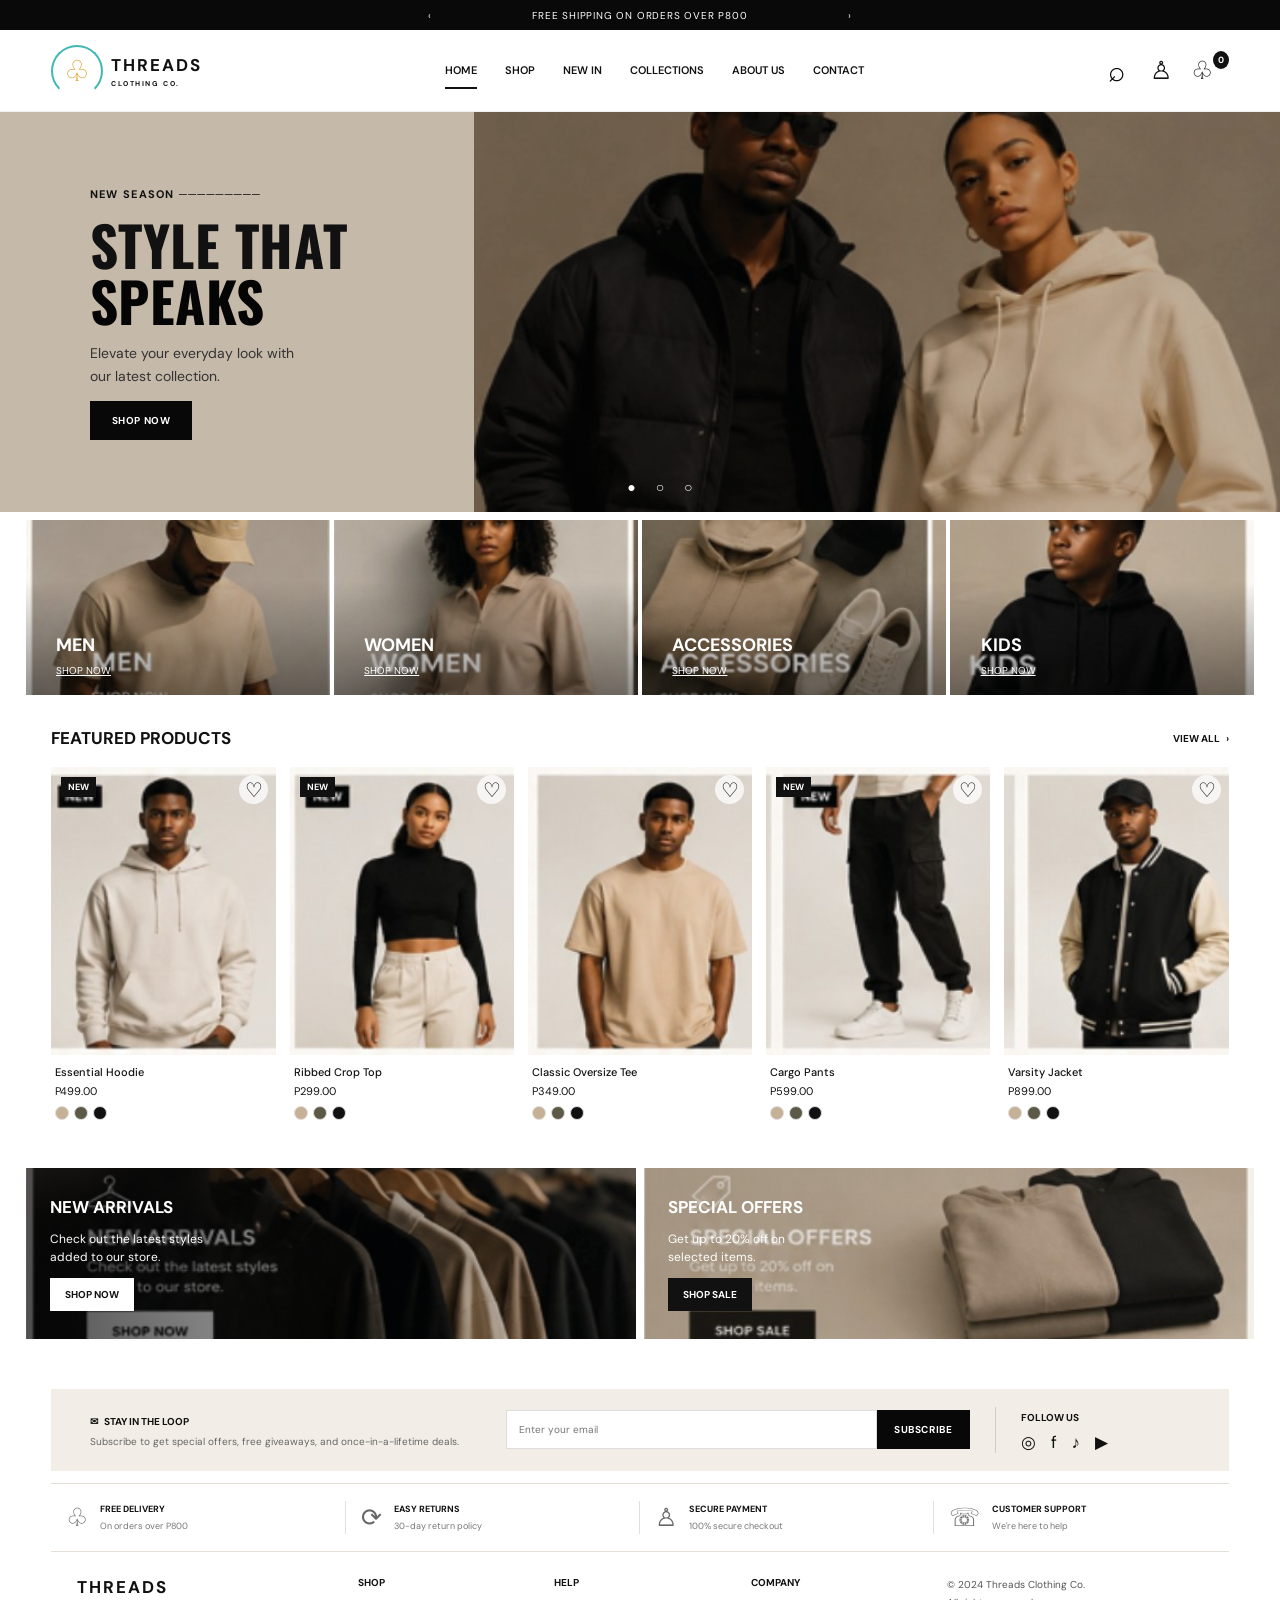
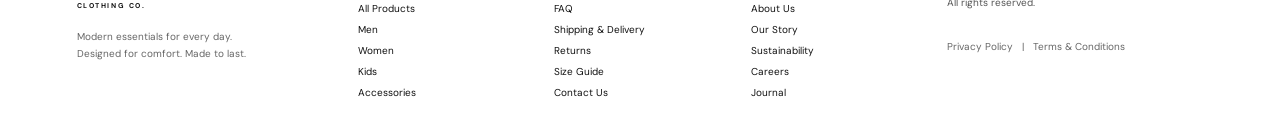
<file: index.html>
<!DOCTYPE html>
<html lang="en">
<head>
  <meta charset="UTF-8">
  <meta name="viewport" content="width=device-width, initial-scale=1.0">
  <meta name="description" content="Threads Clothing Co. — modern essentials for everyday.">
  <title>Home | Threads Clothing Co.</title>
  <link rel="stylesheet" href="styles.css">
</head>
<body>
  <div class="announcement"><span>‹</span> FREE SHIPPING ON ORDERS OVER P800 <span>›</span></div>
  <header class="site-header">
    <a class="logo" href="index.html" aria-label="Threads home"><span class="logo-mark">♧</span><span class="logo-text">THREADS<small>CLOTHING CO.</small></span></a>
    <button class="menu-toggle" aria-label="Toggle navigation" onclick="document.body.classList.toggle('nav-open')">☰</button>
    <nav class="main-nav">
      <a href="index.html" class="active">Home</a>
      <a href="shop.html" >Shop</a>
      <a href="new-in.html" >New In</a>
      <a href="collections.html" >Collections</a>
      <a href="about.html" >About Us</a>
      <a href="contact.html" >Contact</a>
    </nav>
    <div class="header-icons"><button aria-label="Search" onclick="document.getElementById('search-panel').classList.toggle('show')">⌕</button><a href="contact.html" aria-label="Account">♙</a><a href="shop.html" aria-label="Shopping bag">♧<b id="cart-count">0</b></a></div>
  </header>
  <div class="search-panel" id="search-panel"><input id="search-input" placeholder="Search clothing..." oninput="filterProducts(this.value)"><a href="shop.html">Browse all products →</a></div>
  <main>

<section class="hero">
  <div class="hero-copy"><span class="eyebrow">NEW SEASON ─────────</span><h1>STYLE THAT<br><em>SPEAKS</em></h1><p>Elevate your everyday look with<br>our latest collection.</p><a class="btn dark" href="shop.html">SHOP NOW</a></div>
  <img src="assets/hero-fashion.jpg" alt="Models wearing neutral everyday fashion">
  <div class="slider-dots">● ○ ○</div>
</section>
<section class="category-grid">
  <a class="category-card" href="shop.html#men"><img src="assets/category-men.jpg" alt="Men's clothing"><span>MEN<small>SHOP NOW</small></span></a>
  <a class="category-card" href="shop.html#women"><img src="assets/category-women.jpg" alt="Women's clothing"><span>WOMEN<small>SHOP NOW</small></span></a>
  <a class="category-card" href="shop.html#accessories"><img src="assets/category-accessories.jpg" alt="Accessories"><span>ACCESSORIES<small>SHOP NOW</small></span></a>
  <a class="category-card" href="shop.html#kids"><img src="assets/category-kids.jpg" alt="Kids clothing"><span>KIDS<small>SHOP NOW</small></span></a>
</section>
<section class="section-wrap"><div class="section-heading"><h2>FEATURED PRODUCTS</h2><a href="shop.html">VIEW ALL &nbsp; ›</a></div><div class="product-grid featured">
<article class="product-card" data-name="essential hoodie"><div class="product-image"><a href="product.html"><img src="assets/product-1.jpg" alt="Essential Hoodie"></a><span class="badge">NEW</span><button class="heart" aria-label="Add Essential Hoodie to wishlist" onclick="this.classList.toggle('liked')">♡</button></div><h3>Essential Hoodie</h3><p class="price">P499.00</p><div class="swatches"><i></i><i></i><i></i></div><button class="add-cart" onclick="addToCart()">ADD TO BAG +</button></article><article class="product-card" data-name="ribbed crop top"><div class="product-image"><a href="product.html"><img src="assets/product-2.jpg" alt="Ribbed Crop Top"></a><span class="badge">NEW</span><button class="heart" aria-label="Add Ribbed Crop Top to wishlist" onclick="this.classList.toggle('liked')">♡</button></div><h3>Ribbed Crop Top</h3><p class="price">P299.00</p><div class="swatches"><i></i><i></i><i></i></div><button class="add-cart" onclick="addToCart()">ADD TO BAG +</button></article><article class="product-card" data-name="classic oversize tee"><div class="product-image"><a href="product.html"><img src="assets/product-3.jpg" alt="Classic Oversize Tee"></a><button class="heart" aria-label="Add Classic Oversize Tee to wishlist" onclick="this.classList.toggle('liked')">♡</button></div><h3>Classic Oversize Tee</h3><p class="price">P349.00</p><div class="swatches"><i></i><i></i><i></i></div><button class="add-cart" onclick="addToCart()">ADD TO BAG +</button></article><article class="product-card" data-name="cargo pants"><div class="product-image"><a href="product.html"><img src="assets/product-4.jpg" alt="Cargo Pants"></a><span class="badge">NEW</span><button class="heart" aria-label="Add Cargo Pants to wishlist" onclick="this.classList.toggle('liked')">♡</button></div><h3>Cargo Pants</h3><p class="price">P599.00</p><div class="swatches"><i></i><i></i><i></i></div><button class="add-cart" onclick="addToCart()">ADD TO BAG +</button></article><article class="product-card" data-name="varsity jacket"><div class="product-image"><a href="product.html"><img src="assets/product-5.jpg" alt="Varsity Jacket"></a><button class="heart" aria-label="Add Varsity Jacket to wishlist" onclick="this.classList.toggle('liked')">♡</button></div><h3>Varsity Jacket</h3><p class="price">P899.00</p><div class="swatches"><i></i><i></i><i></i></div><button class="add-cart" onclick="addToCart()">ADD TO BAG +</button></article></div></section>
<section class="promo-grid"><a href="new-in.html" class="promo dark-promo" style="background-image:linear-gradient(90deg,rgba(0,0,0,.68),rgba(0,0,0,.05)),url('assets/banner-arrivals.jpg')"><span>NEW ARRIVALS</span><p>Check out the latest styles<br>added to our store.</p><b>SHOP NOW</b></a><a href="shop.html" class="promo light-promo" style="background-image:linear-gradient(90deg,rgba(100,85,65,.25),rgba(100,85,65,.05)),url('assets/banner-offers.jpg')"><span>SPECIAL OFFERS</span><p>Get up to 20% off on<br>selected items.</p><b>SHOP SALE</b></a></section>

  </main>
  <section class="newsletter">
    <div><strong>✉ &nbsp; STAY IN THE LOOP</strong><p>Subscribe to get special offers, free giveaways, and once-in-a-lifetime deals.</p></div>
    <form onsubmit="event.preventDefault(); alert('Thank you for subscribing!');"><input type="email" placeholder="Enter your email" required><button class="btn dark">SUBSCRIBE</button></form>
    <div class="social"><strong>FOLLOW US</strong><p>◎ &nbsp; f &nbsp; ♪ &nbsp; ▶</p></div>
  </section>
  <section class="benefits">
    <div><span>♧</span><p><b>FREE DELIVERY</b><small>On orders over P800</small></p></div>
    <div><span>⟳</span><p><b>EASY RETURNS</b><small>30-day return policy</small></p></div>
    <div><span>♙</span><p><b>SECURE PAYMENT</b><small>100% secure checkout</small></p></div>
    <div><span>☏</span><p><b>CUSTOMER SUPPORT</b><small>We're here to help</small></p></div>
  </section>
  <footer class="footer">
    <div class="footer-brand"><a class="logo" href="index.html"><span class="logo-text">THREADS<small>CLOTHING CO.</small></span></a><p>Modern essentials for every day.<br>Designed for comfort. Made to last.</p></div>
    <div><b>SHOP</b><a href="shop.html">All Products</a><a href="shop.html#men">Men</a><a href="shop.html#women">Women</a><a href="shop.html#kids">Kids</a><a href="shop.html#accessories">Accessories</a></div>
    <div><b>HELP</b><a href="contact.html">FAQ</a><a href="contact.html">Shipping & Delivery</a><a href="contact.html">Returns</a><a href="contact.html">Size Guide</a><a href="contact.html">Contact Us</a></div>
    <div><b>COMPANY</b><a href="about.html">About Us</a><a href="about.html">Our Story</a><a href="about.html">Sustainability</a><a href="about.html">Careers</a><a href="new-in.html">Journal</a></div>
    <div class="copyright">© 2024 Threads Clothing Co.<br>All rights reserved.<p>Privacy Policy &nbsp; | &nbsp; Terms & Conditions</p></div>
  </footer>
  <script src="script.js"></script>
</body>
</html>
</file>
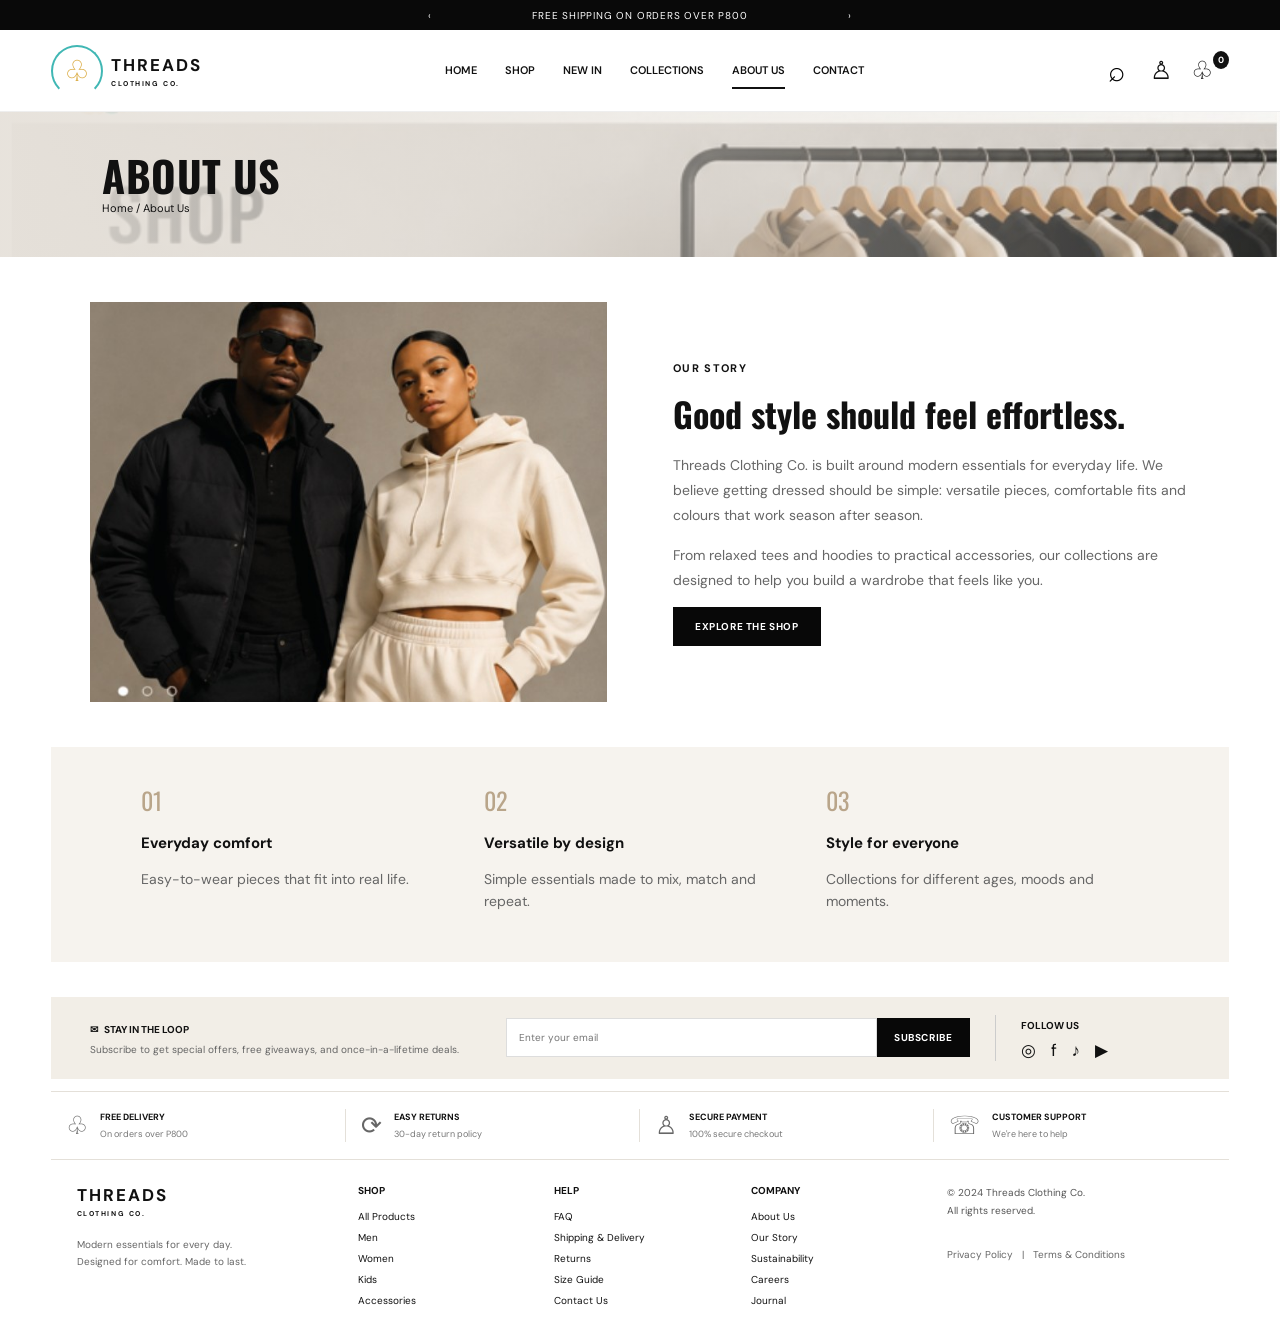
<file: about.html>
<!DOCTYPE html>
<html lang="en">
<head>
  <meta charset="UTF-8">
  <meta name="viewport" content="width=device-width, initial-scale=1.0">
  <meta name="description" content="Threads Clothing Co. — modern essentials for everyday.">
  <title>About Us | Threads Clothing Co.</title>
  <link rel="stylesheet" href="styles.css">
</head>
<body>
  <div class="announcement"><span>‹</span> FREE SHIPPING ON ORDERS OVER P800 <span>›</span></div>
  <header class="site-header">
    <a class="logo" href="index.html" aria-label="Threads home"><span class="logo-mark">♧</span><span class="logo-text">THREADS<small>CLOTHING CO.</small></span></a>
    <button class="menu-toggle" aria-label="Toggle navigation" onclick="document.body.classList.toggle('nav-open')">☰</button>
    <nav class="main-nav">
      <a href="index.html" >Home</a>
      <a href="shop.html" >Shop</a>
      <a href="new-in.html" >New In</a>
      <a href="collections.html" >Collections</a>
      <a href="about.html" class="active">About Us</a>
      <a href="contact.html" >Contact</a>
    </nav>
    <div class="header-icons"><button aria-label="Search" onclick="document.getElementById('search-panel').classList.toggle('show')">⌕</button><a href="contact.html" aria-label="Account">♙</a><a href="shop.html" aria-label="Shopping bag">♧<b id="cart-count">0</b></a></div>
  </header>
  <div class="search-panel" id="search-panel"><input id="search-input" placeholder="Search clothing..." oninput="filterProducts(this.value)"><a href="shop.html">Browse all products →</a></div>
  <main>
<section class="page-banner shop-banner"><div><h1>ABOUT US</h1><p><a href="index.html">Home</a> / About Us</p></div></section><section class="about-story"><img src="assets/hero-fashion.jpg" alt="Threads everyday fashion"><div><span class="eyebrow">OUR STORY</span><h2>Good style should feel effortless.</h2><p>Threads Clothing Co. is built around modern essentials for everyday life. We believe getting dressed should be simple: versatile pieces, comfortable fits and colours that work season after season.</p><p>From relaxed tees and hoodies to practical accessories, our collections are designed to help you build a wardrobe that feels like you.</p><a class="btn dark" href="shop.html">EXPLORE THE SHOP</a></div></section><section class="values"><div><span>01</span><h3>Everyday comfort</h3><p>Easy-to-wear pieces that fit into real life.</p></div><div><span>02</span><h3>Versatile by design</h3><p>Simple essentials made to mix, match and repeat.</p></div><div><span>03</span><h3>Style for everyone</h3><p>Collections for different ages, moods and moments.</p></div></section>
  </main>
  <section class="newsletter">
    <div><strong>✉ &nbsp; STAY IN THE LOOP</strong><p>Subscribe to get special offers, free giveaways, and once-in-a-lifetime deals.</p></div>
    <form onsubmit="event.preventDefault(); alert('Thank you for subscribing!');"><input type="email" placeholder="Enter your email" required><button class="btn dark">SUBSCRIBE</button></form>
    <div class="social"><strong>FOLLOW US</strong><p>◎ &nbsp; f &nbsp; ♪ &nbsp; ▶</p></div>
  </section>
  <section class="benefits">
    <div><span>♧</span><p><b>FREE DELIVERY</b><small>On orders over P800</small></p></div>
    <div><span>⟳</span><p><b>EASY RETURNS</b><small>30-day return policy</small></p></div>
    <div><span>♙</span><p><b>SECURE PAYMENT</b><small>100% secure checkout</small></p></div>
    <div><span>☏</span><p><b>CUSTOMER SUPPORT</b><small>We're here to help</small></p></div>
  </section>
  <footer class="footer">
    <div class="footer-brand"><a class="logo" href="index.html"><span class="logo-text">THREADS<small>CLOTHING CO.</small></span></a><p>Modern essentials for every day.<br>Designed for comfort. Made to last.</p></div>
    <div><b>SHOP</b><a href="shop.html">All Products</a><a href="shop.html#men">Men</a><a href="shop.html#women">Women</a><a href="shop.html#kids">Kids</a><a href="shop.html#accessories">Accessories</a></div>
    <div><b>HELP</b><a href="contact.html">FAQ</a><a href="contact.html">Shipping & Delivery</a><a href="contact.html">Returns</a><a href="contact.html">Size Guide</a><a href="contact.html">Contact Us</a></div>
    <div><b>COMPANY</b><a href="about.html">About Us</a><a href="about.html">Our Story</a><a href="about.html">Sustainability</a><a href="about.html">Careers</a><a href="new-in.html">Journal</a></div>
    <div class="copyright">© 2024 Threads Clothing Co.<br>All rights reserved.<p>Privacy Policy &nbsp; | &nbsp; Terms & Conditions</p></div>
  </footer>
  <script src="script.js"></script>
</body>
</html>
</file>
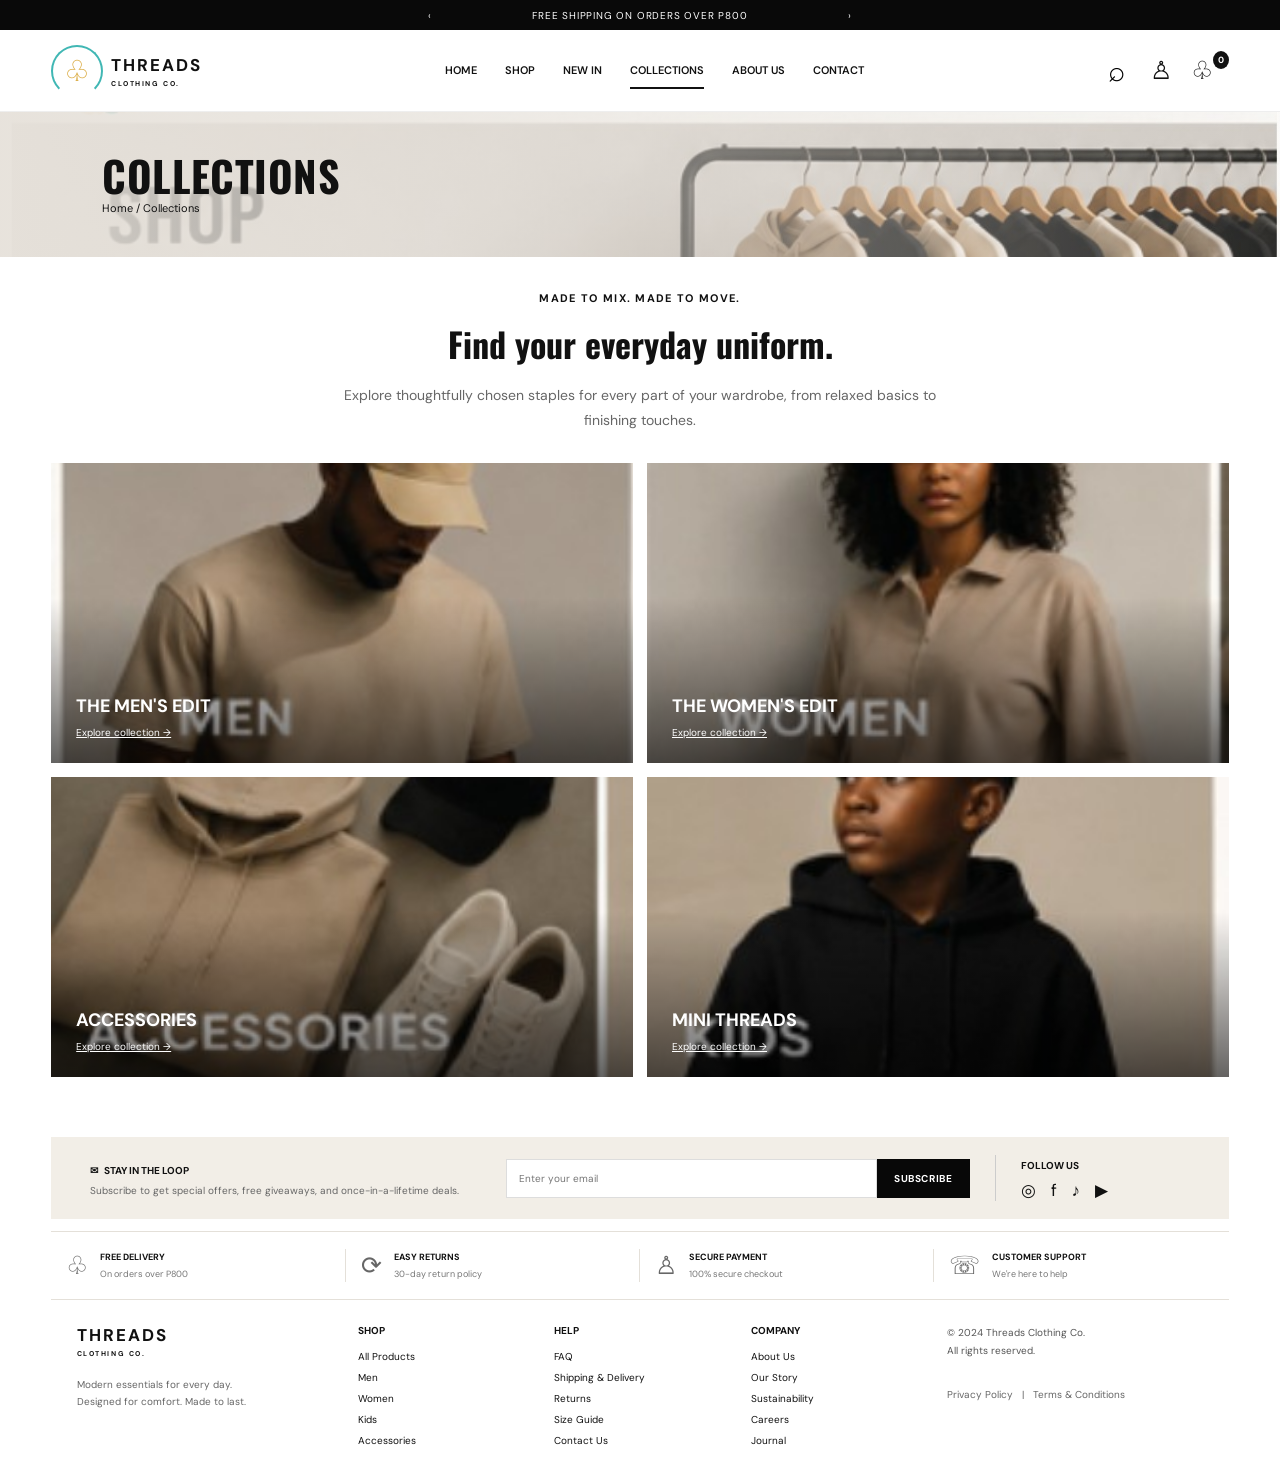
<file: collections.html>
<!DOCTYPE html>
<html lang="en">
<head>
  <meta charset="UTF-8">
  <meta name="viewport" content="width=device-width, initial-scale=1.0">
  <meta name="description" content="Threads Clothing Co. — modern essentials for everyday.">
  <title>Collections | Threads Clothing Co.</title>
  <link rel="stylesheet" href="styles.css">
</head>
<body>
  <div class="announcement"><span>‹</span> FREE SHIPPING ON ORDERS OVER P800 <span>›</span></div>
  <header class="site-header">
    <a class="logo" href="index.html" aria-label="Threads home"><span class="logo-mark">♧</span><span class="logo-text">THREADS<small>CLOTHING CO.</small></span></a>
    <button class="menu-toggle" aria-label="Toggle navigation" onclick="document.body.classList.toggle('nav-open')">☰</button>
    <nav class="main-nav">
      <a href="index.html" >Home</a>
      <a href="shop.html" >Shop</a>
      <a href="new-in.html" >New In</a>
      <a href="collections.html" class="active">Collections</a>
      <a href="about.html" >About Us</a>
      <a href="contact.html" >Contact</a>
    </nav>
    <div class="header-icons"><button aria-label="Search" onclick="document.getElementById('search-panel').classList.toggle('show')">⌕</button><a href="contact.html" aria-label="Account">♙</a><a href="shop.html" aria-label="Shopping bag">♧<b id="cart-count">0</b></a></div>
  </header>
  <div class="search-panel" id="search-panel"><input id="search-input" placeholder="Search clothing..." oninput="filterProducts(this.value)"><a href="shop.html">Browse all products →</a></div>
  <main>
<section class="page-banner shop-banner"><div><h1>COLLECTIONS</h1><p><a href="index.html">Home</a> / Collections</p></div></section><section class="section-wrap"><div class="intro-copy"><span class="eyebrow">MADE TO MIX. MADE TO MOVE.</span><h2>Find your everyday uniform.</h2><p>Explore thoughtfully chosen staples for every part of your wardrobe, from relaxed basics to finishing touches.</p></div><div class="collection-grid"><a href="shop.html#men"><img src="assets/category-men.jpg" alt="Men collection"><span>THE MEN'S EDIT <small>Explore collection →</small></span></a><a href="shop.html#women"><img src="assets/category-women.jpg" alt="Women collection"><span>THE WOMEN'S EDIT <small>Explore collection →</small></span></a><a href="shop.html#accessories"><img src="assets/category-accessories.jpg" alt="Accessories collection"><span>ACCESSORIES <small>Explore collection →</small></span></a><a href="shop.html#kids"><img src="assets/category-kids.jpg" alt="Kids collection"><span>MINI THREADS <small>Explore collection →</small></span></a></div></section>
  </main>
  <section class="newsletter">
    <div><strong>✉ &nbsp; STAY IN THE LOOP</strong><p>Subscribe to get special offers, free giveaways, and once-in-a-lifetime deals.</p></div>
    <form onsubmit="event.preventDefault(); alert('Thank you for subscribing!');"><input type="email" placeholder="Enter your email" required><button class="btn dark">SUBSCRIBE</button></form>
    <div class="social"><strong>FOLLOW US</strong><p>◎ &nbsp; f &nbsp; ♪ &nbsp; ▶</p></div>
  </section>
  <section class="benefits">
    <div><span>♧</span><p><b>FREE DELIVERY</b><small>On orders over P800</small></p></div>
    <div><span>⟳</span><p><b>EASY RETURNS</b><small>30-day return policy</small></p></div>
    <div><span>♙</span><p><b>SECURE PAYMENT</b><small>100% secure checkout</small></p></div>
    <div><span>☏</span><p><b>CUSTOMER SUPPORT</b><small>We're here to help</small></p></div>
  </section>
  <footer class="footer">
    <div class="footer-brand"><a class="logo" href="index.html"><span class="logo-text">THREADS<small>CLOTHING CO.</small></span></a><p>Modern essentials for every day.<br>Designed for comfort. Made to last.</p></div>
    <div><b>SHOP</b><a href="shop.html">All Products</a><a href="shop.html#men">Men</a><a href="shop.html#women">Women</a><a href="shop.html#kids">Kids</a><a href="shop.html#accessories">Accessories</a></div>
    <div><b>HELP</b><a href="contact.html">FAQ</a><a href="contact.html">Shipping & Delivery</a><a href="contact.html">Returns</a><a href="contact.html">Size Guide</a><a href="contact.html">Contact Us</a></div>
    <div><b>COMPANY</b><a href="about.html">About Us</a><a href="about.html">Our Story</a><a href="about.html">Sustainability</a><a href="about.html">Careers</a><a href="new-in.html">Journal</a></div>
    <div class="copyright">© 2024 Threads Clothing Co.<br>All rights reserved.<p>Privacy Policy &nbsp; | &nbsp; Terms & Conditions</p></div>
  </footer>
  <script src="script.js"></script>
</body>
</html>
</file>
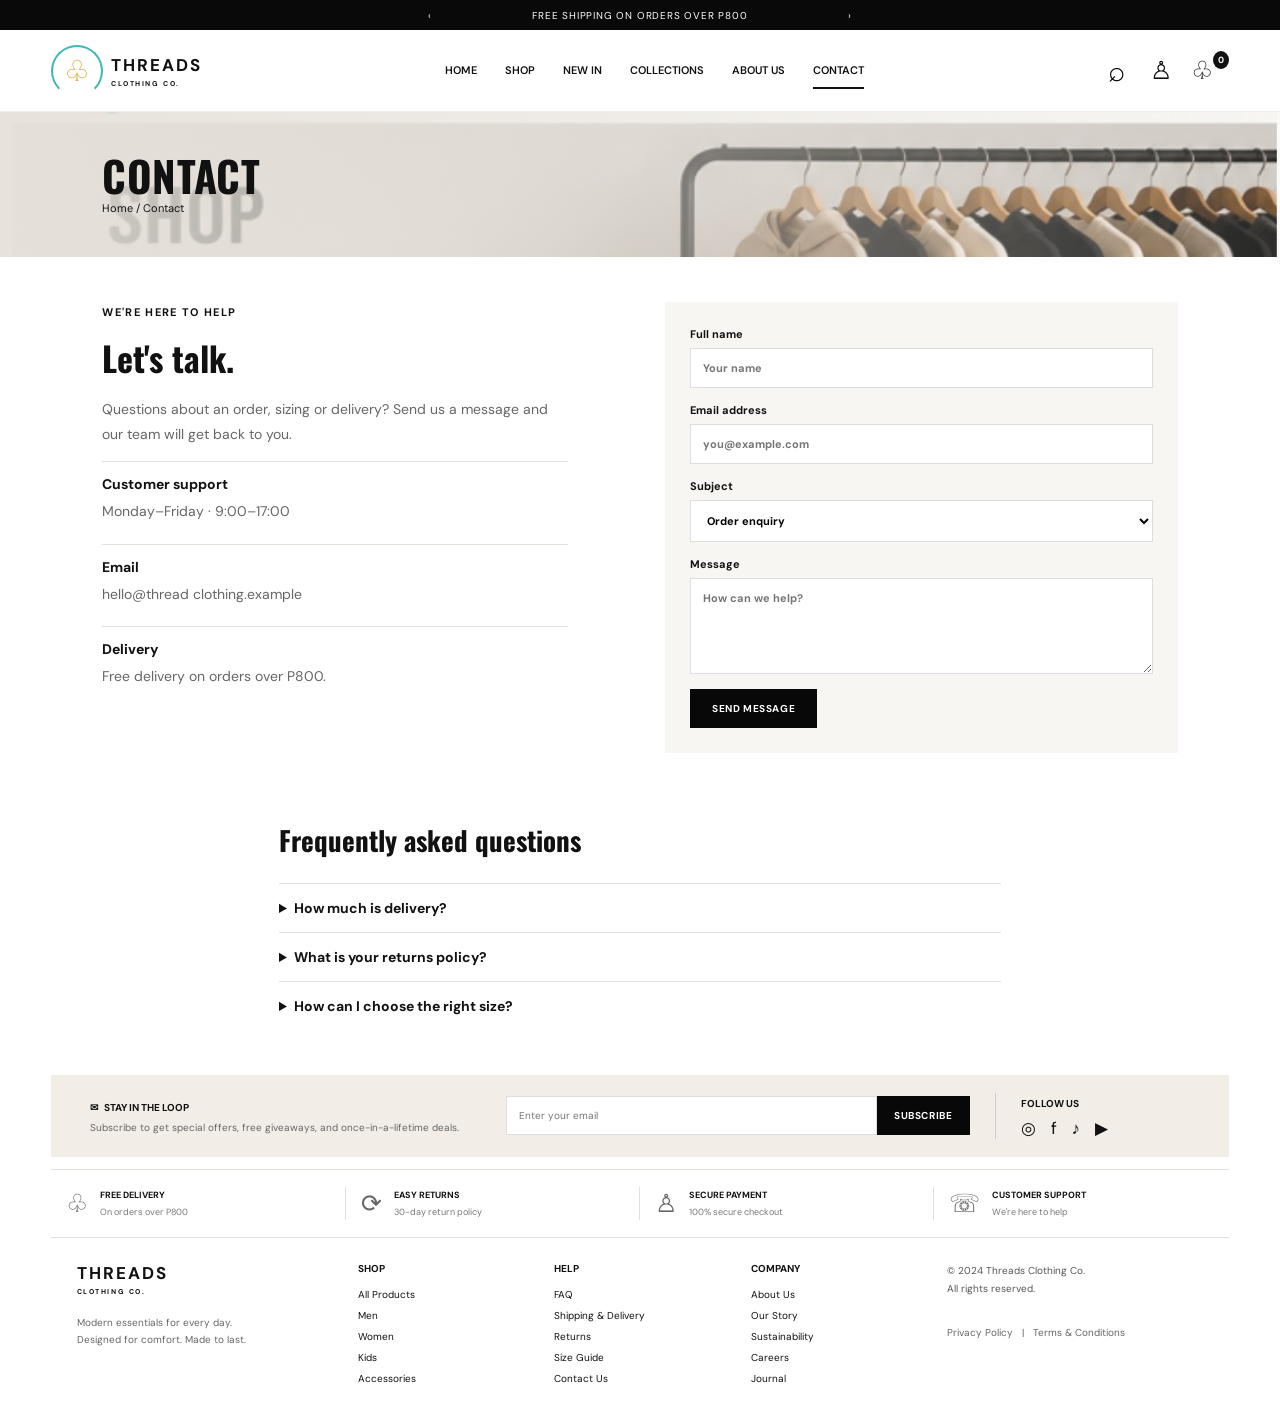
<file: contact.html>
<!DOCTYPE html>
<html lang="en">
<head>
  <meta charset="UTF-8">
  <meta name="viewport" content="width=device-width, initial-scale=1.0">
  <meta name="description" content="Threads Clothing Co. — modern essentials for everyday.">
  <title>Contact | Threads Clothing Co.</title>
  <link rel="stylesheet" href="styles.css">
</head>
<body>
  <div class="announcement"><span>‹</span> FREE SHIPPING ON ORDERS OVER P800 <span>›</span></div>
  <header class="site-header">
    <a class="logo" href="index.html" aria-label="Threads home"><span class="logo-mark">♧</span><span class="logo-text">THREADS<small>CLOTHING CO.</small></span></a>
    <button class="menu-toggle" aria-label="Toggle navigation" onclick="document.body.classList.toggle('nav-open')">☰</button>
    <nav class="main-nav">
      <a href="index.html" >Home</a>
      <a href="shop.html" >Shop</a>
      <a href="new-in.html" >New In</a>
      <a href="collections.html" >Collections</a>
      <a href="about.html" >About Us</a>
      <a href="contact.html" class="active">Contact</a>
    </nav>
    <div class="header-icons"><button aria-label="Search" onclick="document.getElementById('search-panel').classList.toggle('show')">⌕</button><a href="contact.html" aria-label="Account">♙</a><a href="shop.html" aria-label="Shopping bag">♧<b id="cart-count">0</b></a></div>
  </header>
  <div class="search-panel" id="search-panel"><input id="search-input" placeholder="Search clothing..." oninput="filterProducts(this.value)"><a href="shop.html">Browse all products →</a></div>
  <main>
<section class="page-banner shop-banner"><div><h1>CONTACT</h1><p><a href="index.html">Home</a> / Contact</p></div></section><section class="contact-layout"><div><span class="eyebrow">WE'RE HERE TO HELP</span><h2>Let's talk.</h2><p>Questions about an order, sizing or delivery? Send us a message and our team will get back to you.</p><div class="contact-detail"><b>Customer support</b><p>Monday–Friday · 9:00–17:00</p></div><div class="contact-detail"><b>Email</b><p>hello@thread clothing.example</p></div><div class="contact-detail"><b>Delivery</b><p>Free delivery on orders over P800.</p></div></div><form class="contact-form" onsubmit="event.preventDefault(); alert('Thanks for your message! This demo form is ready to connect to a backend.');"><label>Full name<input required placeholder="Your name"></label><label>Email address<input type="email" required placeholder="you@example.com"></label><label>Subject<select><option>Order enquiry</option><option>Shipping and delivery</option><option>Returns</option><option>Product question</option><option>Other</option></select></label><label>Message<textarea required rows="5" placeholder="How can we help?"></textarea></label><button class="btn dark">SEND MESSAGE</button></form></section><section class="faq"><h2>Frequently asked questions</h2><details><summary>How much is delivery?</summary><p>Delivery is free on orders over P800. Delivery fees for smaller orders can be shown at checkout.</p></details><details><summary>What is your returns policy?</summary><p>Eligible items can be returned within 30 days. Items should be unworn and in their original condition.</p></details><details><summary>How can I choose the right size?</summary><p>Check the product details and size guide before ordering. Contact us if you need help choosing a fit.</p></details></section>
  </main>
  <section class="newsletter">
    <div><strong>✉ &nbsp; STAY IN THE LOOP</strong><p>Subscribe to get special offers, free giveaways, and once-in-a-lifetime deals.</p></div>
    <form onsubmit="event.preventDefault(); alert('Thank you for subscribing!');"><input type="email" placeholder="Enter your email" required><button class="btn dark">SUBSCRIBE</button></form>
    <div class="social"><strong>FOLLOW US</strong><p>◎ &nbsp; f &nbsp; ♪ &nbsp; ▶</p></div>
  </section>
  <section class="benefits">
    <div><span>♧</span><p><b>FREE DELIVERY</b><small>On orders over P800</small></p></div>
    <div><span>⟳</span><p><b>EASY RETURNS</b><small>30-day return policy</small></p></div>
    <div><span>♙</span><p><b>SECURE PAYMENT</b><small>100% secure checkout</small></p></div>
    <div><span>☏</span><p><b>CUSTOMER SUPPORT</b><small>We're here to help</small></p></div>
  </section>
  <footer class="footer">
    <div class="footer-brand"><a class="logo" href="index.html"><span class="logo-text">THREADS<small>CLOTHING CO.</small></span></a><p>Modern essentials for every day.<br>Designed for comfort. Made to last.</p></div>
    <div><b>SHOP</b><a href="shop.html">All Products</a><a href="shop.html#men">Men</a><a href="shop.html#women">Women</a><a href="shop.html#kids">Kids</a><a href="shop.html#accessories">Accessories</a></div>
    <div><b>HELP</b><a href="contact.html">FAQ</a><a href="contact.html">Shipping & Delivery</a><a href="contact.html">Returns</a><a href="contact.html">Size Guide</a><a href="contact.html">Contact Us</a></div>
    <div><b>COMPANY</b><a href="about.html">About Us</a><a href="about.html">Our Story</a><a href="about.html">Sustainability</a><a href="about.html">Careers</a><a href="new-in.html">Journal</a></div>
    <div class="copyright">© 2024 Threads Clothing Co.<br>All rights reserved.<p>Privacy Policy &nbsp; | &nbsp; Terms & Conditions</p></div>
  </footer>
  <script src="script.js"></script>
</body>
</html>
</file>
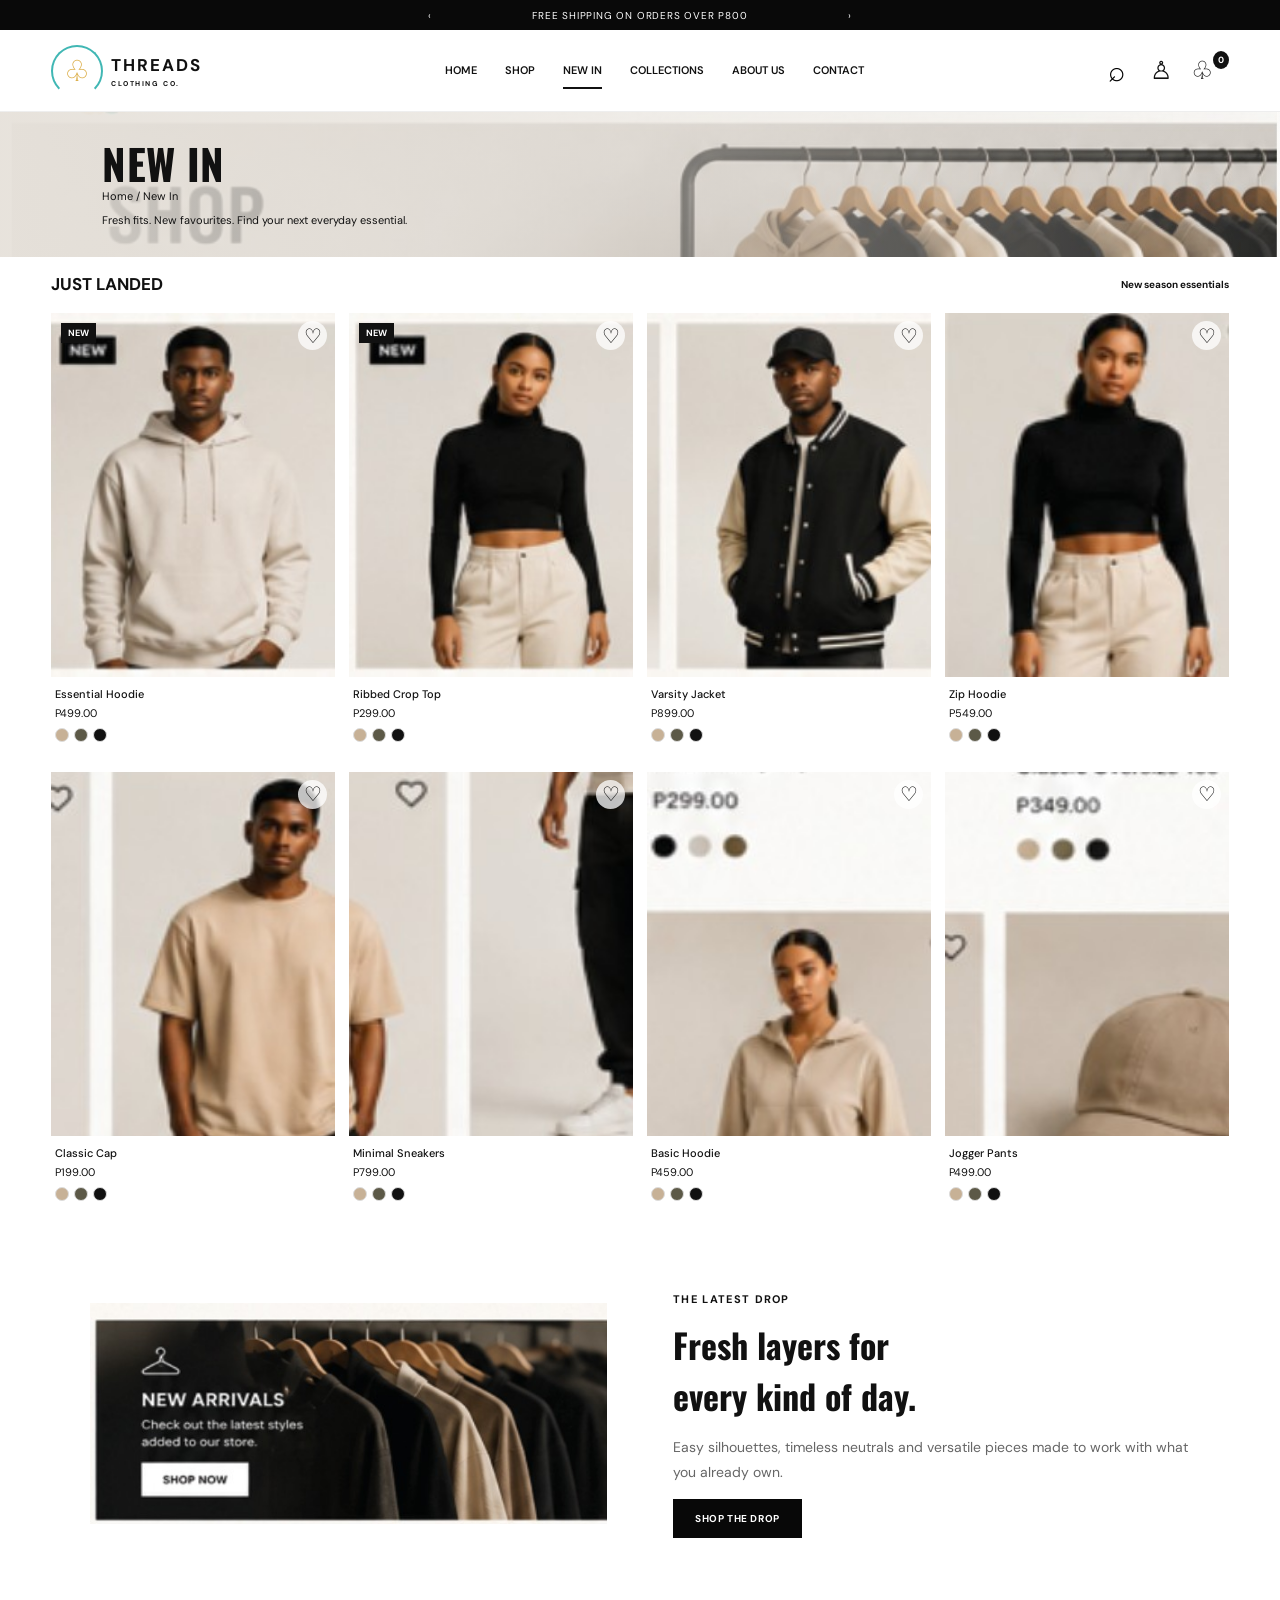
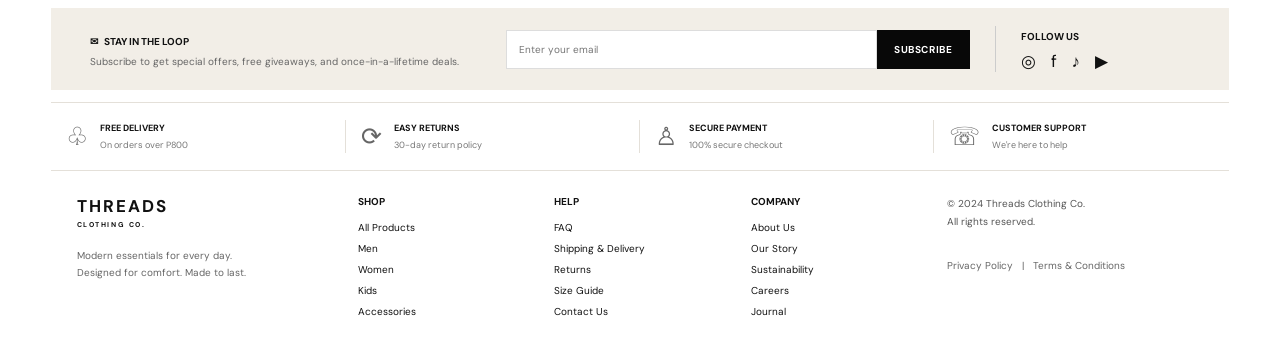
<file: new-in.html>
<!DOCTYPE html>
<html lang="en">
<head>
  <meta charset="UTF-8">
  <meta name="viewport" content="width=device-width, initial-scale=1.0">
  <meta name="description" content="Threads Clothing Co. — modern essentials for everyday.">
  <title>New In | Threads Clothing Co.</title>
  <link rel="stylesheet" href="styles.css">
</head>
<body>
  <div class="announcement"><span>‹</span> FREE SHIPPING ON ORDERS OVER P800 <span>›</span></div>
  <header class="site-header">
    <a class="logo" href="index.html" aria-label="Threads home"><span class="logo-mark">♧</span><span class="logo-text">THREADS<small>CLOTHING CO.</small></span></a>
    <button class="menu-toggle" aria-label="Toggle navigation" onclick="document.body.classList.toggle('nav-open')">☰</button>
    <nav class="main-nav">
      <a href="index.html" >Home</a>
      <a href="shop.html" >Shop</a>
      <a href="new-in.html" class="active">New In</a>
      <a href="collections.html" >Collections</a>
      <a href="about.html" >About Us</a>
      <a href="contact.html" >Contact</a>
    </nav>
    <div class="header-icons"><button aria-label="Search" onclick="document.getElementById('search-panel').classList.toggle('show')">⌕</button><a href="contact.html" aria-label="Account">♙</a><a href="shop.html" aria-label="Shopping bag">♧<b id="cart-count">0</b></a></div>
  </header>
  <div class="search-panel" id="search-panel"><input id="search-input" placeholder="Search clothing..." oninput="filterProducts(this.value)"><a href="shop.html">Browse all products →</a></div>
  <main>
<section class="page-banner shop-banner"><div><h1>NEW IN</h1><p><a href="index.html">Home</a> / New In</p><p class="banner-sub">Fresh fits. New favourites. Find your next everyday essential.</p></div></section><section class="section-wrap"><div class="section-heading"><h2>JUST LANDED</h2><span>New season essentials</span></div><div class="product-grid"><article class="product-card" data-name="essential hoodie"><div class="product-image"><a href="product.html"><img src="assets/product-1.jpg" alt="Essential Hoodie"></a><span class="badge">NEW</span><button class="heart" aria-label="Add Essential Hoodie to wishlist" onclick="this.classList.toggle('liked')">♡</button></div><h3>Essential Hoodie</h3><p class="price">P499.00</p><div class="swatches"><i></i><i></i><i></i></div><button class="add-cart" onclick="addToCart()">ADD TO BAG +</button></article><article class="product-card" data-name="ribbed crop top"><div class="product-image"><a href="product.html"><img src="assets/product-2.jpg" alt="Ribbed Crop Top"></a><span class="badge">NEW</span><button class="heart" aria-label="Add Ribbed Crop Top to wishlist" onclick="this.classList.toggle('liked')">♡</button></div><h3>Ribbed Crop Top</h3><p class="price">P299.00</p><div class="swatches"><i></i><i></i><i></i></div><button class="add-cart" onclick="addToCart()">ADD TO BAG +</button></article><article class="product-card" data-name="varsity jacket"><div class="product-image"><a href="product.html"><img src="assets/product-5.jpg" alt="Varsity Jacket"></a><button class="heart" aria-label="Add Varsity Jacket to wishlist" onclick="this.classList.toggle('liked')">♡</button></div><h3>Varsity Jacket</h3><p class="price">P899.00</p><div class="swatches"><i></i><i></i><i></i></div><button class="add-cart" onclick="addToCart()">ADD TO BAG +</button></article><article class="product-card" data-name="zip hoodie"><div class="product-image"><a href="product.html"><img src="assets/product-6.jpg" alt="Zip Hoodie"></a><button class="heart" aria-label="Add Zip Hoodie to wishlist" onclick="this.classList.toggle('liked')">♡</button></div><h3>Zip Hoodie</h3><p class="price">P549.00</p><div class="swatches"><i></i><i></i><i></i></div><button class="add-cart" onclick="addToCart()">ADD TO BAG +</button></article><article class="product-card" data-name="classic cap"><div class="product-image"><a href="product.html"><img src="assets/product-7.jpg" alt="Classic Cap"></a><button class="heart" aria-label="Add Classic Cap to wishlist" onclick="this.classList.toggle('liked')">♡</button></div><h3>Classic Cap</h3><p class="price">P199.00</p><div class="swatches"><i></i><i></i><i></i></div><button class="add-cart" onclick="addToCart()">ADD TO BAG +</button></article><article class="product-card" data-name="minimal sneakers"><div class="product-image"><a href="product.html"><img src="assets/product-8.jpg" alt="Minimal Sneakers"></a><button class="heart" aria-label="Add Minimal Sneakers to wishlist" onclick="this.classList.toggle('liked')">♡</button></div><h3>Minimal Sneakers</h3><p class="price">P799.00</p><div class="swatches"><i></i><i></i><i></i></div><button class="add-cart" onclick="addToCart()">ADD TO BAG +</button></article><article class="product-card" data-name="basic hoodie"><div class="product-image"><a href="product.html"><img src="assets/product-9.jpg" alt="Basic Hoodie"></a><button class="heart" aria-label="Add Basic Hoodie to wishlist" onclick="this.classList.toggle('liked')">♡</button></div><h3>Basic Hoodie</h3><p class="price">P459.00</p><div class="swatches"><i></i><i></i><i></i></div><button class="add-cart" onclick="addToCart()">ADD TO BAG +</button></article><article class="product-card" data-name="jogger pants"><div class="product-image"><a href="product.html"><img src="assets/product-10.jpg" alt="Jogger Pants"></a><button class="heart" aria-label="Add Jogger Pants to wishlist" onclick="this.classList.toggle('liked')">♡</button></div><h3>Jogger Pants</h3><p class="price">P499.00</p><div class="swatches"><i></i><i></i><i></i></div><button class="add-cart" onclick="addToCart()">ADD TO BAG +</button></article></div></section><section class="editorial"><img src="assets/banner-arrivals.jpg" alt="New season clothing on hangers"><div><span class="eyebrow">THE LATEST DROP</span><h2>Fresh layers for<br>every kind of day.</h2><p>Easy silhouettes, timeless neutrals and versatile pieces made to work with what you already own.</p><a class="btn dark" href="shop.html">SHOP THE DROP</a></div></section>
  </main>
  <section class="newsletter">
    <div><strong>✉ &nbsp; STAY IN THE LOOP</strong><p>Subscribe to get special offers, free giveaways, and once-in-a-lifetime deals.</p></div>
    <form onsubmit="event.preventDefault(); alert('Thank you for subscribing!');"><input type="email" placeholder="Enter your email" required><button class="btn dark">SUBSCRIBE</button></form>
    <div class="social"><strong>FOLLOW US</strong><p>◎ &nbsp; f &nbsp; ♪ &nbsp; ▶</p></div>
  </section>
  <section class="benefits">
    <div><span>♧</span><p><b>FREE DELIVERY</b><small>On orders over P800</small></p></div>
    <div><span>⟳</span><p><b>EASY RETURNS</b><small>30-day return policy</small></p></div>
    <div><span>♙</span><p><b>SECURE PAYMENT</b><small>100% secure checkout</small></p></div>
    <div><span>☏</span><p><b>CUSTOMER SUPPORT</b><small>We're here to help</small></p></div>
  </section>
  <footer class="footer">
    <div class="footer-brand"><a class="logo" href="index.html"><span class="logo-text">THREADS<small>CLOTHING CO.</small></span></a><p>Modern essentials for every day.<br>Designed for comfort. Made to last.</p></div>
    <div><b>SHOP</b><a href="shop.html">All Products</a><a href="shop.html#men">Men</a><a href="shop.html#women">Women</a><a href="shop.html#kids">Kids</a><a href="shop.html#accessories">Accessories</a></div>
    <div><b>HELP</b><a href="contact.html">FAQ</a><a href="contact.html">Shipping & Delivery</a><a href="contact.html">Returns</a><a href="contact.html">Size Guide</a><a href="contact.html">Contact Us</a></div>
    <div><b>COMPANY</b><a href="about.html">About Us</a><a href="about.html">Our Story</a><a href="about.html">Sustainability</a><a href="about.html">Careers</a><a href="new-in.html">Journal</a></div>
    <div class="copyright">© 2024 Threads Clothing Co.<br>All rights reserved.<p>Privacy Policy &nbsp; | &nbsp; Terms & Conditions</p></div>
  </footer>
  <script src="script.js"></script>
</body>
</html>
</file>
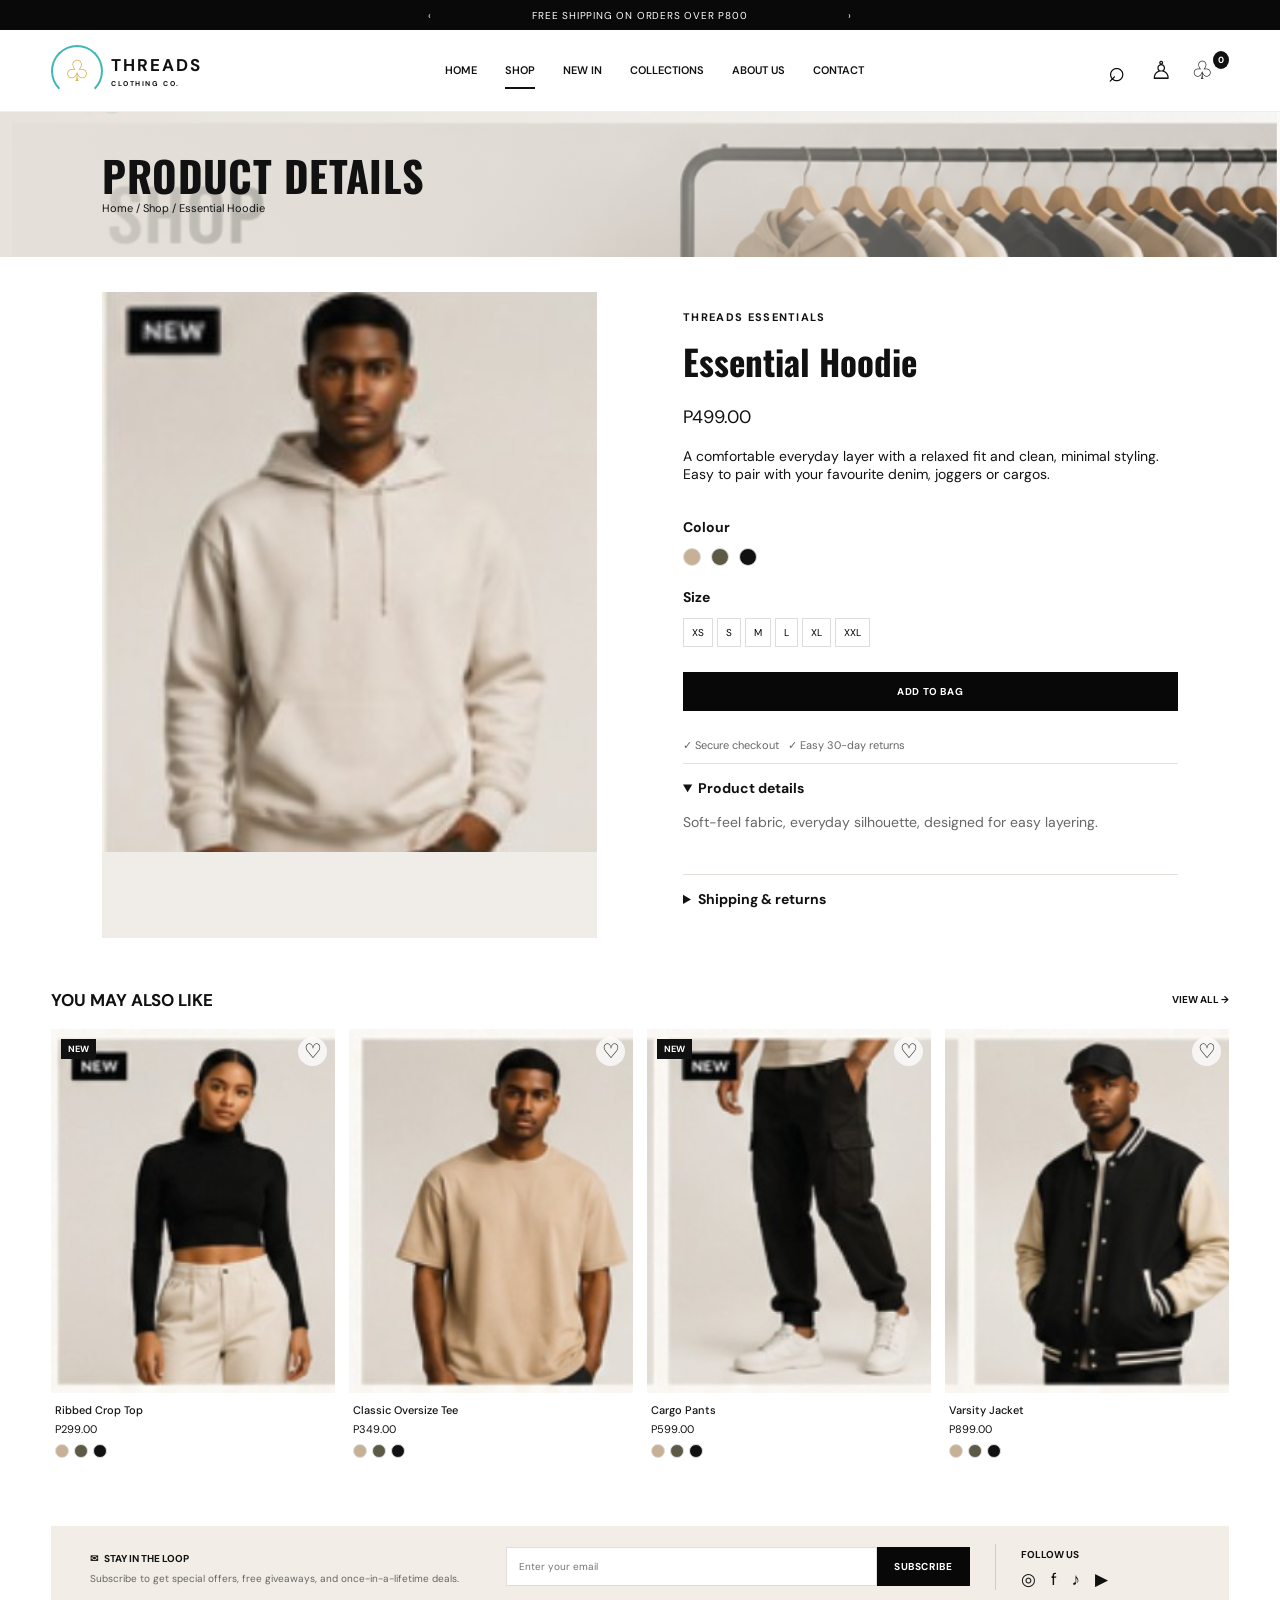
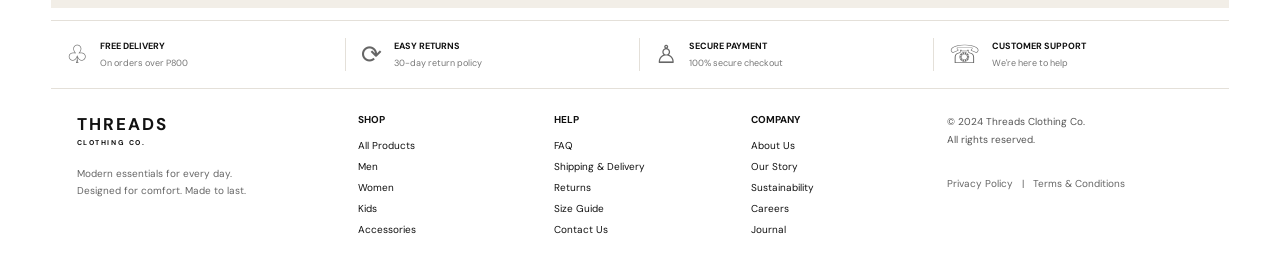
<file: product.html>
<!DOCTYPE html>
<html lang="en">
<head>
  <meta charset="UTF-8">
  <meta name="viewport" content="width=device-width, initial-scale=1.0">
  <meta name="description" content="Threads Clothing Co. — modern essentials for everyday.">
  <title>Essential Hoodie | Threads Clothing Co.</title>
  <link rel="stylesheet" href="styles.css">
</head>
<body>
  <div class="announcement"><span>‹</span> FREE SHIPPING ON ORDERS OVER P800 <span>›</span></div>
  <header class="site-header">
    <a class="logo" href="index.html" aria-label="Threads home"><span class="logo-mark">♧</span><span class="logo-text">THREADS<small>CLOTHING CO.</small></span></a>
    <button class="menu-toggle" aria-label="Toggle navigation" onclick="document.body.classList.toggle('nav-open')">☰</button>
    <nav class="main-nav">
      <a href="index.html" >Home</a>
      <a href="shop.html" class="active">Shop</a>
      <a href="new-in.html" >New In</a>
      <a href="collections.html" >Collections</a>
      <a href="about.html" >About Us</a>
      <a href="contact.html" >Contact</a>
    </nav>
    <div class="header-icons"><button aria-label="Search" onclick="document.getElementById('search-panel').classList.toggle('show')">⌕</button><a href="contact.html" aria-label="Account">♙</a><a href="shop.html" aria-label="Shopping bag">♧<b id="cart-count">0</b></a></div>
  </header>
  <div class="search-panel" id="search-panel"><input id="search-input" placeholder="Search clothing..." oninput="filterProducts(this.value)"><a href="shop.html">Browse all products →</a></div>
  <main>
<section class="page-banner shop-banner"><div><h1>PRODUCT DETAILS</h1><p><a href="index.html">Home</a> / <a href="shop.html">Shop</a> / Essential Hoodie</p></div></section><section class="product-detail"><div class="detail-image"><img src="assets/product-1.jpg" alt="Essential Hoodie"></div><div class="detail-info"><span class="eyebrow">THREADS ESSENTIALS</span><h1>Essential Hoodie</h1><p class="detail-price">P499.00</p><p>A comfortable everyday layer with a relaxed fit and clean, minimal styling. Easy to pair with your favourite denim, joggers or cargos.</p><div class="detail-options"><b>Colour</b><div class="color-dots"><i></i><i></i><i></i></div><b>Size</b><div class="sizes"><button>XS</button><button>S</button><button>M</button><button>L</button><button>XL</button><button>XXL</button></div></div><button class="btn dark" onclick="addToCart()">ADD TO BAG</button><p class="shipping-note">✓ Secure checkout &nbsp; ✓ Easy 30-day returns</p><details open><summary>Product details</summary><p>Soft-feel fabric, everyday silhouette, designed for easy layering.</p></details><details><summary>Shipping & returns</summary><p>Free delivery on orders over P800. Eligible items can be returned within 30 days.</p></details></div></section><section class="section-wrap"><div class="section-heading"><h2>YOU MAY ALSO LIKE</h2><a href="shop.html">VIEW ALL →</a></div><div class="product-grid"><article class="product-card" data-name="ribbed crop top"><div class="product-image"><a href="product.html"><img src="assets/product-2.jpg" alt="Ribbed Crop Top"></a><span class="badge">NEW</span><button class="heart" aria-label="Add Ribbed Crop Top to wishlist" onclick="this.classList.toggle('liked')">♡</button></div><h3>Ribbed Crop Top</h3><p class="price">P299.00</p><div class="swatches"><i></i><i></i><i></i></div><button class="add-cart" onclick="addToCart()">ADD TO BAG +</button></article><article class="product-card" data-name="classic oversize tee"><div class="product-image"><a href="product.html"><img src="assets/product-3.jpg" alt="Classic Oversize Tee"></a><button class="heart" aria-label="Add Classic Oversize Tee to wishlist" onclick="this.classList.toggle('liked')">♡</button></div><h3>Classic Oversize Tee</h3><p class="price">P349.00</p><div class="swatches"><i></i><i></i><i></i></div><button class="add-cart" onclick="addToCart()">ADD TO BAG +</button></article><article class="product-card" data-name="cargo pants"><div class="product-image"><a href="product.html"><img src="assets/product-4.jpg" alt="Cargo Pants"></a><span class="badge">NEW</span><button class="heart" aria-label="Add Cargo Pants to wishlist" onclick="this.classList.toggle('liked')">♡</button></div><h3>Cargo Pants</h3><p class="price">P599.00</p><div class="swatches"><i></i><i></i><i></i></div><button class="add-cart" onclick="addToCart()">ADD TO BAG +</button></article><article class="product-card" data-name="varsity jacket"><div class="product-image"><a href="product.html"><img src="assets/product-5.jpg" alt="Varsity Jacket"></a><button class="heart" aria-label="Add Varsity Jacket to wishlist" onclick="this.classList.toggle('liked')">♡</button></div><h3>Varsity Jacket</h3><p class="price">P899.00</p><div class="swatches"><i></i><i></i><i></i></div><button class="add-cart" onclick="addToCart()">ADD TO BAG +</button></article></div></section>
  </main>
  <section class="newsletter">
    <div><strong>✉ &nbsp; STAY IN THE LOOP</strong><p>Subscribe to get special offers, free giveaways, and once-in-a-lifetime deals.</p></div>
    <form onsubmit="event.preventDefault(); alert('Thank you for subscribing!');"><input type="email" placeholder="Enter your email" required><button class="btn dark">SUBSCRIBE</button></form>
    <div class="social"><strong>FOLLOW US</strong><p>◎ &nbsp; f &nbsp; ♪ &nbsp; ▶</p></div>
  </section>
  <section class="benefits">
    <div><span>♧</span><p><b>FREE DELIVERY</b><small>On orders over P800</small></p></div>
    <div><span>⟳</span><p><b>EASY RETURNS</b><small>30-day return policy</small></p></div>
    <div><span>♙</span><p><b>SECURE PAYMENT</b><small>100% secure checkout</small></p></div>
    <div><span>☏</span><p><b>CUSTOMER SUPPORT</b><small>We're here to help</small></p></div>
  </section>
  <footer class="footer">
    <div class="footer-brand"><a class="logo" href="index.html"><span class="logo-text">THREADS<small>CLOTHING CO.</small></span></a><p>Modern essentials for every day.<br>Designed for comfort. Made to last.</p></div>
    <div><b>SHOP</b><a href="shop.html">All Products</a><a href="shop.html#men">Men</a><a href="shop.html#women">Women</a><a href="shop.html#kids">Kids</a><a href="shop.html#accessories">Accessories</a></div>
    <div><b>HELP</b><a href="contact.html">FAQ</a><a href="contact.html">Shipping & Delivery</a><a href="contact.html">Returns</a><a href="contact.html">Size Guide</a><a href="contact.html">Contact Us</a></div>
    <div><b>COMPANY</b><a href="about.html">About Us</a><a href="about.html">Our Story</a><a href="about.html">Sustainability</a><a href="about.html">Careers</a><a href="new-in.html">Journal</a></div>
    <div class="copyright">© 2024 Threads Clothing Co.<br>All rights reserved.<p>Privacy Policy &nbsp; | &nbsp; Terms & Conditions</p></div>
  </footer>
  <script src="script.js"></script>
</body>
</html>
</file>
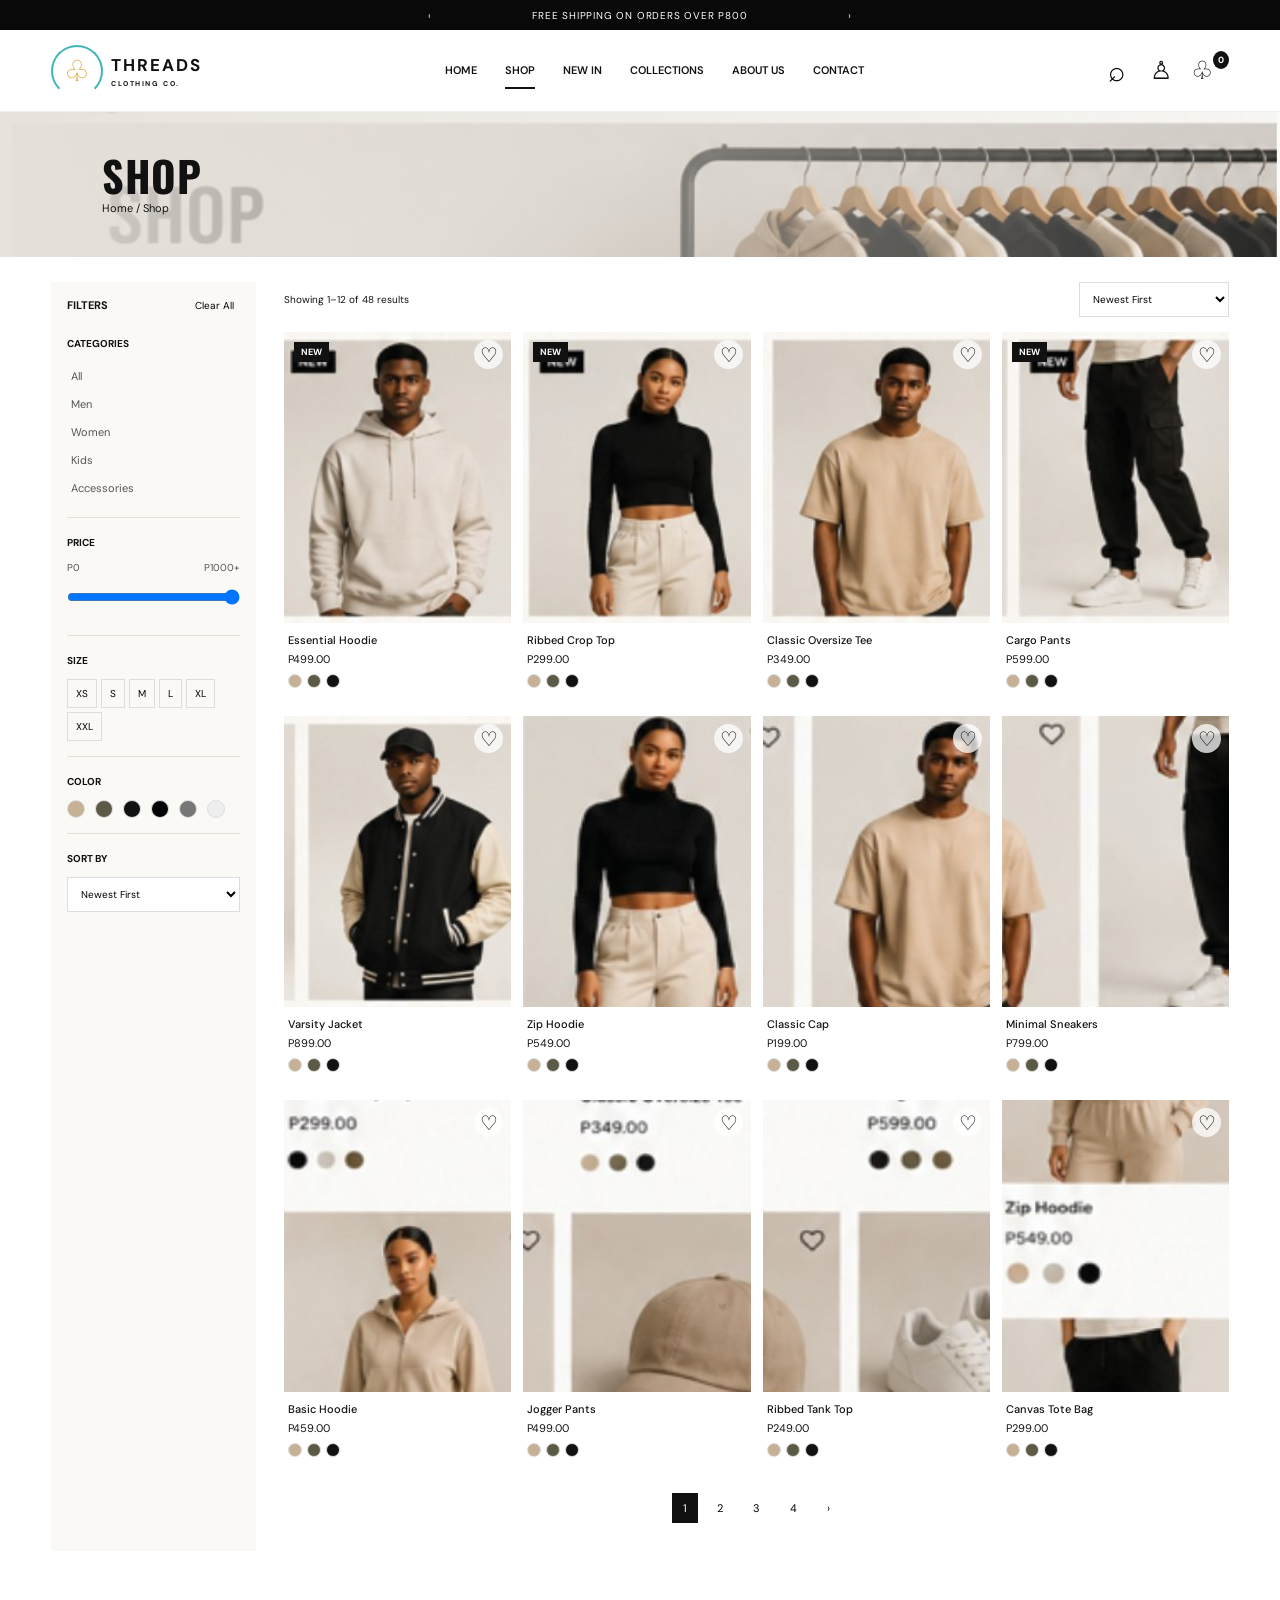
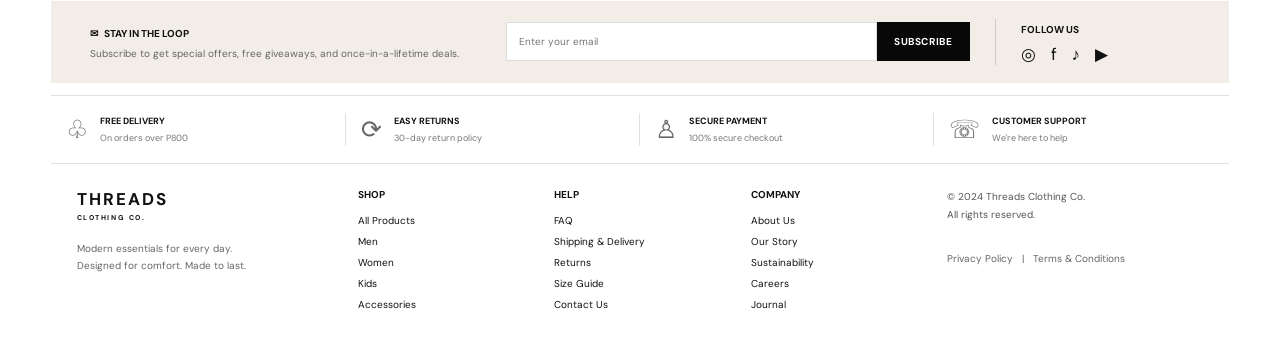
<file: shop.html>
<!DOCTYPE html>
<html lang="en">
<head>
  <meta charset="UTF-8">
  <meta name="viewport" content="width=device-width, initial-scale=1.0">
  <meta name="description" content="Threads Clothing Co. — modern essentials for everyday.">
  <title>Shop | Threads Clothing Co.</title>
  <link rel="stylesheet" href="styles.css">
</head>
<body>
  <div class="announcement"><span>‹</span> FREE SHIPPING ON ORDERS OVER P800 <span>›</span></div>
  <header class="site-header">
    <a class="logo" href="index.html" aria-label="Threads home"><span class="logo-mark">♧</span><span class="logo-text">THREADS<small>CLOTHING CO.</small></span></a>
    <button class="menu-toggle" aria-label="Toggle navigation" onclick="document.body.classList.toggle('nav-open')">☰</button>
    <nav class="main-nav">
      <a href="index.html" >Home</a>
      <a href="shop.html" class="active">Shop</a>
      <a href="new-in.html" >New In</a>
      <a href="collections.html" >Collections</a>
      <a href="about.html" >About Us</a>
      <a href="contact.html" >Contact</a>
    </nav>
    <div class="header-icons"><button aria-label="Search" onclick="document.getElementById('search-panel').classList.toggle('show')">⌕</button><a href="contact.html" aria-label="Account">♙</a><a href="shop.html" aria-label="Shopping bag">♧<b id="cart-count">0</b></a></div>
  </header>
  <div class="search-panel" id="search-panel"><input id="search-input" placeholder="Search clothing..." oninput="filterProducts(this.value)"><a href="shop.html">Browse all products →</a></div>
  <main>

<section class="page-banner shop-banner"><div><h1>SHOP</h1><p><a href="index.html">Home</a> / Shop</p></div></section>
<div class="shop-layout"><aside class="filters"><div class="filter-title"><b>FILTERS</b><button onclick="clearFilters()">Clear All</button></div><h4>CATEGORIES</h4><a href="#all">All</a><a id="men" href="#men">Men</a><a id="women" href="#women">Women</a><a href="#kids">Kids</a><a id="accessories" href="#accessories">Accessories</a><hr><h4>PRICE</h4><div class="price-range"><span>P0</span><span>P1000+</span></div><input type="range" min="0" max="1000" value="1000"><hr><h4>SIZE</h4><div class="sizes"><button>XS</button><button>S</button><button>M</button><button>L</button><button>XL</button><button>XXL</button></div><hr><h4>COLOR</h4><div class="color-dots"><i></i><i></i><i></i><i></i><i></i><i></i></div><hr><h4>SORT BY</h4><select><option>Newest First</option><option>Price: low to high</option><option>Price: high to low</option></select></aside>
<section class="shop-products"><div class="shop-top"><span>Showing 1–12 of 48 results</span><select><option>Newest First</option><option>Price: low to high</option><option>Price: high to low</option></select></div><div class="product-grid shop-grid"><article class="product-card" data-name="essential hoodie"><div class="product-image"><a href="product.html"><img src="assets/product-1.jpg" alt="Essential Hoodie"></a><span class="badge">NEW</span><button class="heart" aria-label="Add Essential Hoodie to wishlist" onclick="this.classList.toggle('liked')">♡</button></div><h3>Essential Hoodie</h3><p class="price">P499.00</p><div class="swatches"><i></i><i></i><i></i></div><button class="add-cart" onclick="addToCart()">ADD TO BAG +</button></article><article class="product-card" data-name="ribbed crop top"><div class="product-image"><a href="product.html"><img src="assets/product-2.jpg" alt="Ribbed Crop Top"></a><span class="badge">NEW</span><button class="heart" aria-label="Add Ribbed Crop Top to wishlist" onclick="this.classList.toggle('liked')">♡</button></div><h3>Ribbed Crop Top</h3><p class="price">P299.00</p><div class="swatches"><i></i><i></i><i></i></div><button class="add-cart" onclick="addToCart()">ADD TO BAG +</button></article><article class="product-card" data-name="classic oversize tee"><div class="product-image"><a href="product.html"><img src="assets/product-3.jpg" alt="Classic Oversize Tee"></a><button class="heart" aria-label="Add Classic Oversize Tee to wishlist" onclick="this.classList.toggle('liked')">♡</button></div><h3>Classic Oversize Tee</h3><p class="price">P349.00</p><div class="swatches"><i></i><i></i><i></i></div><button class="add-cart" onclick="addToCart()">ADD TO BAG +</button></article><article class="product-card" data-name="cargo pants"><div class="product-image"><a href="product.html"><img src="assets/product-4.jpg" alt="Cargo Pants"></a><span class="badge">NEW</span><button class="heart" aria-label="Add Cargo Pants to wishlist" onclick="this.classList.toggle('liked')">♡</button></div><h3>Cargo Pants</h3><p class="price">P599.00</p><div class="swatches"><i></i><i></i><i></i></div><button class="add-cart" onclick="addToCart()">ADD TO BAG +</button></article><article class="product-card" data-name="varsity jacket"><div class="product-image"><a href="product.html"><img src="assets/product-5.jpg" alt="Varsity Jacket"></a><button class="heart" aria-label="Add Varsity Jacket to wishlist" onclick="this.classList.toggle('liked')">♡</button></div><h3>Varsity Jacket</h3><p class="price">P899.00</p><div class="swatches"><i></i><i></i><i></i></div><button class="add-cart" onclick="addToCart()">ADD TO BAG +</button></article><article class="product-card" data-name="zip hoodie"><div class="product-image"><a href="product.html"><img src="assets/product-6.jpg" alt="Zip Hoodie"></a><button class="heart" aria-label="Add Zip Hoodie to wishlist" onclick="this.classList.toggle('liked')">♡</button></div><h3>Zip Hoodie</h3><p class="price">P549.00</p><div class="swatches"><i></i><i></i><i></i></div><button class="add-cart" onclick="addToCart()">ADD TO BAG +</button></article><article class="product-card" data-name="classic cap"><div class="product-image"><a href="product.html"><img src="assets/product-7.jpg" alt="Classic Cap"></a><button class="heart" aria-label="Add Classic Cap to wishlist" onclick="this.classList.toggle('liked')">♡</button></div><h3>Classic Cap</h3><p class="price">P199.00</p><div class="swatches"><i></i><i></i><i></i></div><button class="add-cart" onclick="addToCart()">ADD TO BAG +</button></article><article class="product-card" data-name="minimal sneakers"><div class="product-image"><a href="product.html"><img src="assets/product-8.jpg" alt="Minimal Sneakers"></a><button class="heart" aria-label="Add Minimal Sneakers to wishlist" onclick="this.classList.toggle('liked')">♡</button></div><h3>Minimal Sneakers</h3><p class="price">P799.00</p><div class="swatches"><i></i><i></i><i></i></div><button class="add-cart" onclick="addToCart()">ADD TO BAG +</button></article><article class="product-card" data-name="basic hoodie"><div class="product-image"><a href="product.html"><img src="assets/product-9.jpg" alt="Basic Hoodie"></a><button class="heart" aria-label="Add Basic Hoodie to wishlist" onclick="this.classList.toggle('liked')">♡</button></div><h3>Basic Hoodie</h3><p class="price">P459.00</p><div class="swatches"><i></i><i></i><i></i></div><button class="add-cart" onclick="addToCart()">ADD TO BAG +</button></article><article class="product-card" data-name="jogger pants"><div class="product-image"><a href="product.html"><img src="assets/product-10.jpg" alt="Jogger Pants"></a><button class="heart" aria-label="Add Jogger Pants to wishlist" onclick="this.classList.toggle('liked')">♡</button></div><h3>Jogger Pants</h3><p class="price">P499.00</p><div class="swatches"><i></i><i></i><i></i></div><button class="add-cart" onclick="addToCart()">ADD TO BAG +</button></article><article class="product-card" data-name="ribbed tank top"><div class="product-image"><a href="product.html"><img src="assets/product-11.jpg" alt="Ribbed Tank Top"></a><button class="heart" aria-label="Add Ribbed Tank Top to wishlist" onclick="this.classList.toggle('liked')">♡</button></div><h3>Ribbed Tank Top</h3><p class="price">P249.00</p><div class="swatches"><i></i><i></i><i></i></div><button class="add-cart" onclick="addToCart()">ADD TO BAG +</button></article><article class="product-card" data-name="canvas tote bag"><div class="product-image"><a href="product.html"><img src="assets/product-12.jpg" alt="Canvas Tote Bag"></a><button class="heart" aria-label="Add Canvas Tote Bag to wishlist" onclick="this.classList.toggle('liked')">♡</button></div><h3>Canvas Tote Bag</h3><p class="price">P299.00</p><div class="swatches"><i></i><i></i><i></i></div><button class="add-cart" onclick="addToCart()">ADD TO BAG +</button></article></div><div class="pagination"><button class="current">1</button><button>2</button><button>3</button><button>4</button><button>›</button></div></section></div>

  </main>
  <section class="newsletter">
    <div><strong>✉ &nbsp; STAY IN THE LOOP</strong><p>Subscribe to get special offers, free giveaways, and once-in-a-lifetime deals.</p></div>
    <form onsubmit="event.preventDefault(); alert('Thank you for subscribing!');"><input type="email" placeholder="Enter your email" required><button class="btn dark">SUBSCRIBE</button></form>
    <div class="social"><strong>FOLLOW US</strong><p>◎ &nbsp; f &nbsp; ♪ &nbsp; ▶</p></div>
  </section>
  <section class="benefits">
    <div><span>♧</span><p><b>FREE DELIVERY</b><small>On orders over P800</small></p></div>
    <div><span>⟳</span><p><b>EASY RETURNS</b><small>30-day return policy</small></p></div>
    <div><span>♙</span><p><b>SECURE PAYMENT</b><small>100% secure checkout</small></p></div>
    <div><span>☏</span><p><b>CUSTOMER SUPPORT</b><small>We're here to help</small></p></div>
  </section>
  <footer class="footer">
    <div class="footer-brand"><a class="logo" href="index.html"><span class="logo-text">THREADS<small>CLOTHING CO.</small></span></a><p>Modern essentials for every day.<br>Designed for comfort. Made to last.</p></div>
    <div><b>SHOP</b><a href="shop.html">All Products</a><a href="shop.html#men">Men</a><a href="shop.html#women">Women</a><a href="shop.html#kids">Kids</a><a href="shop.html#accessories">Accessories</a></div>
    <div><b>HELP</b><a href="contact.html">FAQ</a><a href="contact.html">Shipping & Delivery</a><a href="contact.html">Returns</a><a href="contact.html">Size Guide</a><a href="contact.html">Contact Us</a></div>
    <div><b>COMPANY</b><a href="about.html">About Us</a><a href="about.html">Our Story</a><a href="about.html">Sustainability</a><a href="about.html">Careers</a><a href="new-in.html">Journal</a></div>
    <div class="copyright">© 2024 Threads Clothing Co.<br>All rights reserved.<p>Privacy Policy &nbsp; | &nbsp; Terms & Conditions</p></div>
  </footer>
  <script src="script.js"></script>
</body>
</html>
</file>
<file: styles.css>
@import url('https://fonts.googleapis.com/css2?family=DM+Sans:wght@400;500;600;700&family=Oswald:wght@500;600&display=swap');
:root{--ink:#111;--muted:#777;--cream:#f4f1eb;--line:#e4e0d9;--tan:#c5b49a}
*{box-sizing:border-box}html{scroll-behavior:smooth}body{margin:0;color:var(--ink);font-family:'DM Sans',Arial,sans-serif;background:#fff;font-size:14px}a{color:inherit;text-decoration:none}button,input,select,textarea{font:inherit}button,a,select{cursor:pointer}.announcement{height:30px;background:#090909;color:#fff;display:flex;align-items:center;justify-content:center;gap:100px;font-size:10px;letter-spacing:.08em}.site-header{height:82px;padding:0 4%;display:flex;align-items:center;justify-content:space-between;background:#fff;position:sticky;top:0;z-index:10;border-bottom:1px solid #eee}.logo{display:flex;align-items:center;gap:8px;min-width:155px}.logo-mark{display:grid;place-items:center;width:52px;height:52px;border:2px solid #40b7b4;border-bottom-color:transparent;border-radius:50%;font-size:29px;color:#d9a83b}.logo-text{font-size:17px;font-weight:700;letter-spacing:.12em}.logo-text small{display:block;font-size:7px;letter-spacing:.22em;margin-top:3px}.main-nav{display:flex;gap:28px;align-items:center}.main-nav a{text-transform:uppercase;font-size:11px;font-weight:600;padding:10px 0;border-bottom:2px solid transparent}.main-nav a:hover,.main-nav a.active{border-color:#111}.header-icons{display:flex;align-items:center;gap:19px;font-size:25px}.header-icons button{border:0;background:none;font-size:29px}.header-icons b{font-size:9px;background:#111;color:#fff;border-radius:50%;padding:3px 5px;vertical-align:top}.menu-toggle{display:none;background:none;border:0;font-size:24px}.search-panel{display:none;padding:16px 5%;background:#f4f1eb;gap:12px}.search-panel.show{display:flex}.search-panel input{flex:1;padding:12px;border:1px solid var(--line)}.hero{height:400px;position:relative;background:#c5b9a9;overflow:hidden;display:flex;align-items:center;padding:0 7%}.hero>img{position:absolute;right:0;top:0;height:100%;width:63%;object-fit:cover;object-position:center 30%;mix-blend-mode:multiply}.hero-copy{z-index:1;position:relative}.eyebrow{font-size:11px;letter-spacing:.12em;font-weight:700}.hero h1,.page-banner h1{font-family:Oswald,Impact,sans-serif;font-size:55px;line-height:1.02;margin:14px 0 10px;letter-spacing:.01em}.hero h1 em{font-style:normal;color:#050505}.hero p{line-height:1.6;color:#333}.btn{display:inline-block;padding:13px 22px;border:0;font-size:10px;font-weight:700;letter-spacing:.06em}.dark{background:#080808;color:white}.btn:hover{opacity:.8}.slider-dots{position:absolute;bottom:16px;left:49%;color:white;letter-spacing:8px}.category-grid{display:grid;grid-template-columns:repeat(4,1fr);gap:4px;padding:8px 2% 16px}.category-card{height:175px;position:relative;overflow:hidden;background:#ddd}.category-card img{width:100%;height:100%;object-fit:cover;transition:transform .4s}.category-card:hover img,.collection-grid a:hover img{transform:scale(1.04)}.category-card:after{content:"";position:absolute;inset:35% 0 0;background:linear-gradient(transparent,rgba(0,0,0,.42))}.category-card span{position:absolute;z-index:1;left:10%;bottom:18px;color:white;font-size:18px;font-weight:700}.category-card small{display:block;font-size:10px;text-decoration:underline;margin-top:7px;font-weight:400}.section-wrap{padding:16px 4% 35px}.section-heading{display:flex;align-items:center;justify-content:space-between;margin-bottom:18px}.section-heading h2{font-size:17px;margin:0}.section-heading a,.section-heading span{font-size:10px;font-weight:700}.product-grid{display:grid;grid-template-columns:repeat(4,minmax(0,1fr));gap:22px 14px}.product-grid.featured{grid-template-columns:repeat(5,minmax(0,1fr))}.product-card{min-width:0;position:relative}.product-image{position:relative;background:#f0ede8;aspect-ratio: .78;overflow:hidden}.product-image img{width:100%;height:100%;object-fit:cover;display:block;transition:transform .35s}.product-card:hover .product-image img{transform:scale(1.035)}.badge{position:absolute;top:10px;left:10px;background:#111;color:white;padding:4px 7px;font-size:9px;font-weight:700}.heart{position:absolute;top:8px;right:8px;border:0;background:rgba(255,255,255,.75);border-radius:50%;font-size:20px;width:29px;height:29px}.heart.liked{color:#b22}.product-card h3{font-size:11px;margin:10px 4px 5px;font-weight:500}.price{font-size:11px;margin:0 4px}.swatches{display:flex;gap:5px;margin:8px 4px}.swatches i,.color-dots i{display:block;width:14px;height:14px;border-radius:50%;background:#c7b196;border:1px solid #ddd}.swatches i:nth-child(2),.color-dots i:nth-child(2){background:#5c5947}.swatches i:nth-child(3),.color-dots i:nth-child(3){background:#111}.add-cart{display:none;margin:8px 4px;background:#111;color:white;border:0;padding:9px;width:calc(100% - 8px);font-size:10px}.product-card:hover .add-cart{display:block}.promo-grid{display:grid;grid-template-columns:1fr 1fr;gap:8px;padding:5px 2% 25px}.promo{min-height:170px;background-size:cover;background-position:center;display:flex;flex-direction:column;align-items:flex-start;justify-content:center;padding:28px 4%;color:white}.promo span{font-size:17px;font-weight:700}.promo p{font-size:12px;line-height:1.5}.promo b{font-size:10px;background:white;color:#111;padding:10px 15px}.light-promo{color:#fff}.light-promo b{background:#111;color:#fff}.benefits{display:grid;grid-template-columns:repeat(4,1fr);margin:0 4%;border-bottom:1px solid var(--line);border-top:1px solid var(--line);padding:17px 0}.benefits>div{display:flex;align-items:center;gap:12px;padding:0 15px;border-right:1px solid var(--line)}.benefits>div:last-child{border:0}.benefits span{font-size:25px;color:#666}.benefits p{margin:0;font-size:9px}.benefits small{display:block;color:#777;font-size:9px;margin-top:5px}.newsletter{margin:25px 4% 12px;background:#f2eee7;padding:18px 3%;display:grid;grid-template-columns:1.1fr 1.3fr .55fr;gap:25px;align-items:center}.newsletter strong{font-size:10px}.newsletter p{font-size:10px;color:#666;margin:6px 0 0}.newsletter form{display:flex}.newsletter input{padding:12px;border:1px solid #ddd;min-width:0;flex:1;font-size:10px}.newsletter .btn{padding:0 17px}.social{border-left:1px solid #ccc;padding-left:25px}.social p{font-size:17px;color:#111}.footer{padding:24px 6% 30px;display:grid;grid-template-columns:1.5fr repeat(3,1fr) 1.5fr;gap:25px;font-size:10px}.footer>div{display:flex;flex-direction:column;gap:8px}.footer b{font-size:10px;margin-bottom:5px}.footer p{line-height:1.7;color:#666}.footer-brand .logo{min-width:0}.copyright{line-height:1.8;color:#555}.copyright p{margin-top:18px}.page-banner{min-height:145px;background:#d4cec5;display:flex;align-items:center;padding:20px 8%;background-size:cover;background-position:center}.shop-banner{background-image:linear-gradient(90deg,rgba(230,225,218,.95),rgba(230,225,218,.15)),url('assets/shop-banner.jpg')}.page-banner h1{font-size:42px;margin:0 0 5px}.page-banner p{font-size:11px;margin:0}.banner-sub{margin-top:10px!important}.shop-layout{display:grid;grid-template-columns:205px 1fr;gap:28px;padding:25px 4%}.filters{background:#faf9f6;padding:16px;font-size:11px}.filter-title{display:flex;justify-content:space-between;margin-bottom:24px}.filter-title button{border:0;background:none;font-size:10px}.filters h4{font-size:10px;margin:18px 0 12px}.filters>a{display:block;padding:7px 4px;color:#555}.filters hr{border:0;border-top:1px solid var(--line);margin:15px 0}.price-range{display:flex;justify-content:space-between;font-size:10px;color:#555}.filters input[type=range]{width:100%;margin:15px 0}.sizes{display:flex;gap:4px;flex-wrap:wrap}.sizes button{background:transparent;border:1px solid #ddd;padding:7px 8px;font-size:10px}.sizes button:focus,.sizes button:hover{background:#111;color:white}.color-dots{display:flex;gap:10px}.color-dots i{width:18px;height:18px}.color-dots i:nth-child(4){background:#000}.color-dots i:nth-child(5){background:#777}.color-dots i:nth-child(6){background:#eee}.filters select,.shop-top select{width:100%;padding:9px;border:1px solid #ddd;background:white;font-size:10px}.shop-top{display:flex;align-items:center;justify-content:space-between;font-size:10px;margin-bottom:15px}.shop-top select{width:150px}.shop-grid{grid-template-columns:repeat(4,minmax(0,1fr));gap:20px 12px}.pagination{display:flex;justify-content:center;gap:8px;margin:28px}.pagination button{border:0;background:white;padding:8px 11px;font-size:11px}.pagination .current{background:#111;color:#fff}.intro-copy{text-align:center;max-width:600px;margin:15px auto 30px}.intro-copy h2,.about-story h2,.editorial h2,.contact-layout h2{font-family:Oswald,Impact,sans-serif;font-size:34px;margin:12px 0}.intro-copy p,.about-story p,.editorial p,.contact-layout p{line-height:1.8;color:#666}.collection-grid{display:grid;grid-template-columns:1fr 1fr;gap:14px}.collection-grid a{height:300px;position:relative;overflow:hidden;background:#ddd}.collection-grid img{width:100%;height:100%;object-fit:cover;transition:transform .4s}.collection-grid a:after{content:"";position:absolute;inset:45% 0 0;background:linear-gradient(transparent,rgba(0,0,0,.6))}.collection-grid span{position:absolute;z-index:1;left:25px;bottom:24px;color:white;font-weight:700;font-size:18px}.collection-grid small{display:block;font-size:10px;font-weight:400;margin-top:8px;text-decoration:underline}.about-story,.editorial{display:grid;grid-template-columns:1fr 1fr;gap:6%;align-items:center;padding:45px 7%}.about-story img,.editorial img{width:100%;max-height:400px;object-fit:cover}.values{background:#f6f3ee;display:grid;grid-template-columns:repeat(3,1fr);gap:30px;padding:35px 7%;margin:0 4% 35px}.values span{font-family:Oswald,sans-serif;font-size:24px;color:#b9a58a}.values h3{font-size:15px}.values p{color:#666;line-height:1.6}.contact-layout{display:grid;grid-template-columns:1fr 1.1fr;gap:9%;padding:45px 8%}.contact-detail{border-top:1px solid var(--line);padding:13px 0}.contact-detail p{margin:6px 0}.contact-form{background:#f8f6f2;padding:25px}.contact-form label{display:block;font-size:11px;font-weight:700;margin-bottom:15px}.contact-form input,.contact-form select,.contact-form textarea{display:block;width:100%;margin-top:7px;padding:12px;border:1px solid #ddd;background:white;resize:vertical}.faq{max-width:850px;margin:0 auto 45px;padding:0 5%}.faq h2{font-family:Oswald,sans-serif;font-size:27px}.faq details,.detail-info details{border-top:1px solid var(--line);padding:15px 0}.faq summary,.detail-info summary{font-weight:700;cursor:pointer}.faq details p,.detail-info details p{color:#666;line-height:1.7}.product-detail{display:grid;grid-template-columns:1fr 1fr;gap:8%;padding:35px 8%}.detail-image{background:#f0ede8}.detail-image img{width:100%;height:100%;max-height:560px;object-fit:cover}.detail-info{padding:15px 0}.detail-info h1{font-family:Oswald,sans-serif;font-size:35px;margin:10px 0}.detail-price{font-size:18px;color:#111!important}.detail-options{display:grid;gap:12px;margin:25px 0}.detail-options b{margin-top:10px}.detail-info>.btn{width:100%;margin-bottom:16px}.shipping-note{font-size:11px;color:#666}.detail-info details{margin-top:10px}
@media(max-width:900px){.main-nav{gap:13px}.main-nav a{font-size:10px}.logo{min-width:auto}.header-icons{gap:10px}.product-grid.featured{grid-template-columns:repeat(3,1fr)}.footer{grid-template-columns:repeat(3,1fr)}.footer-brand,.copyright{grid-column:span 1}.shop-grid{grid-template-columns:repeat(3,1fr)}}
@media(max-width:650px){.announcement{height:26px;gap:25px;font-size:9px}.site-header{height:68px;padding:0 4%}.menu-toggle{display:block;margin-left:auto;margin-right:14px}.main-nav{display:none;position:absolute;top:68px;left:0;right:0;background:white;padding:18px 5%;box-shadow:0 8px 15px #0001;flex-direction:column;align-items:flex-start}.nav-open .main-nav{display:flex}.main-nav a{font-size:12px;width:100%}.header-icons{gap:9px;font-size:21px}.header-icons button{font-size:25px}.logo-mark{width:38px;height:38px;font-size:23px}.logo-text{font-size:13px}.hero{height:380px;padding:0 6%;align-items:flex-start}.hero>img{width:100%;opacity:.62;object-position:center}.hero-copy{margin-top:45px}.hero h1{font-size:45px}.hero p{font-size:12px}.category-grid{grid-template-columns:repeat(2,1fr);padding:6px;gap:6px}.category-card{height:150px}.section-wrap{padding:15px 4% 28px}.section-heading h2{font-size:14px}.product-grid,.product-grid.featured,.shop-grid{grid-template-columns:repeat(2,minmax(0,1fr));gap:18px 10px}.product-card h3,.price{font-size:11px}.promo-grid{grid-template-columns:1fr}.promo{min-height:150px}.benefits{grid-template-columns:1fr 1fr;gap:15px}.benefits>div:nth-child(2){border:0}.benefits>div{padding:0 5px}.newsletter{grid-template-columns:1fr;gap:15px}.social{border-left:0;padding-left:0}.footer{grid-template-columns:1fr 1fr;padding:25px 5%;gap:20px}.footer-brand,.copyright{grid-column:span 2}.page-banner{min-height:120px;padding:20px 6%}.page-banner h1{font-size:35px}.shop-layout{grid-template-columns:1fr;padding:18px 4%;gap:20px}.filters{order:2}.shop-products{order:1}.shop-top{gap:10px}.shop-top select{width:130px}.collection-grid{grid-template-columns:1fr}.collection-grid a{height:260px}.about-story,.editorial,.contact-layout,.product-detail{grid-template-columns:1fr;padding:28px 6%;gap:25px}.about-story img{max-height:280px}.editorial img{order:2}.values{grid-template-columns:1fr;gap:12px;padding:25px 7%}.contact-form{padding:18px}.detail-image img{max-height:400px}.add-cart{display:block}.intro-copy h2,.about-story h2,.editorial h2,.contact-layout h2{font-size:29px}}
</file>
